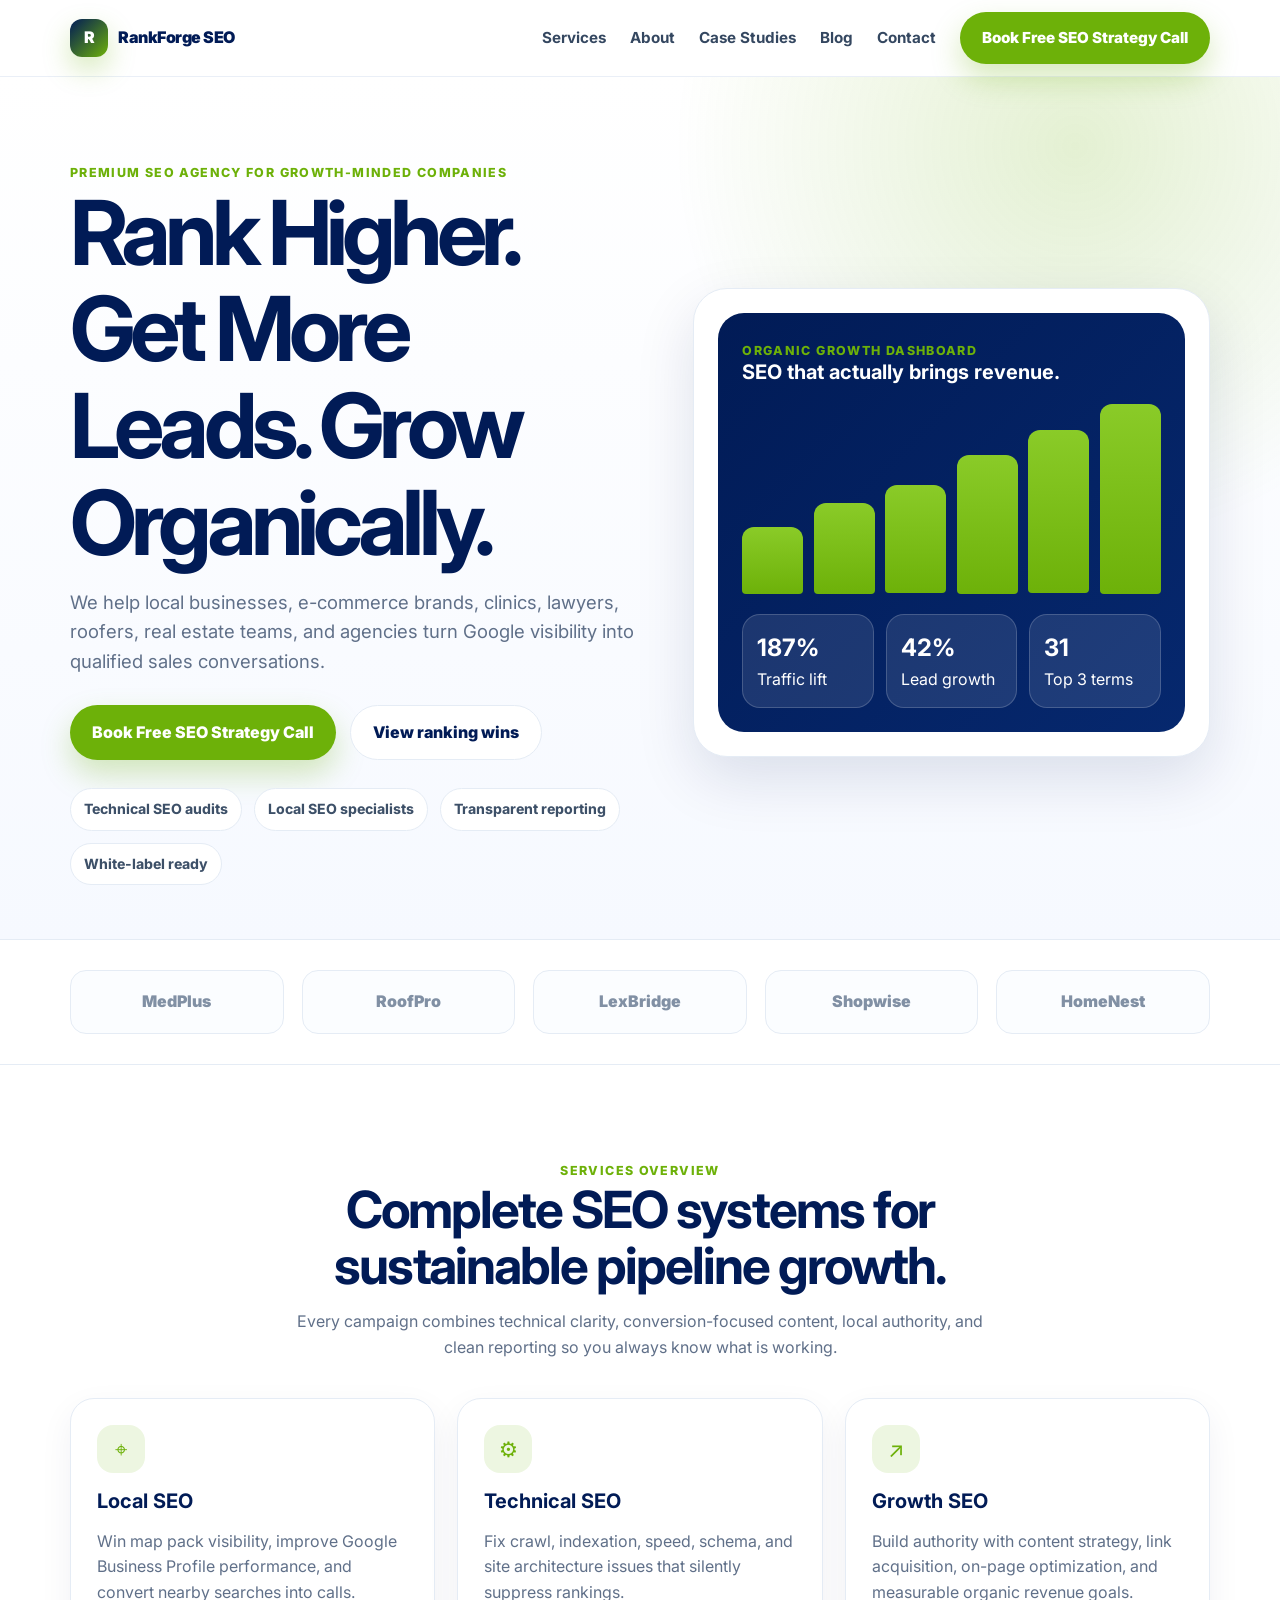
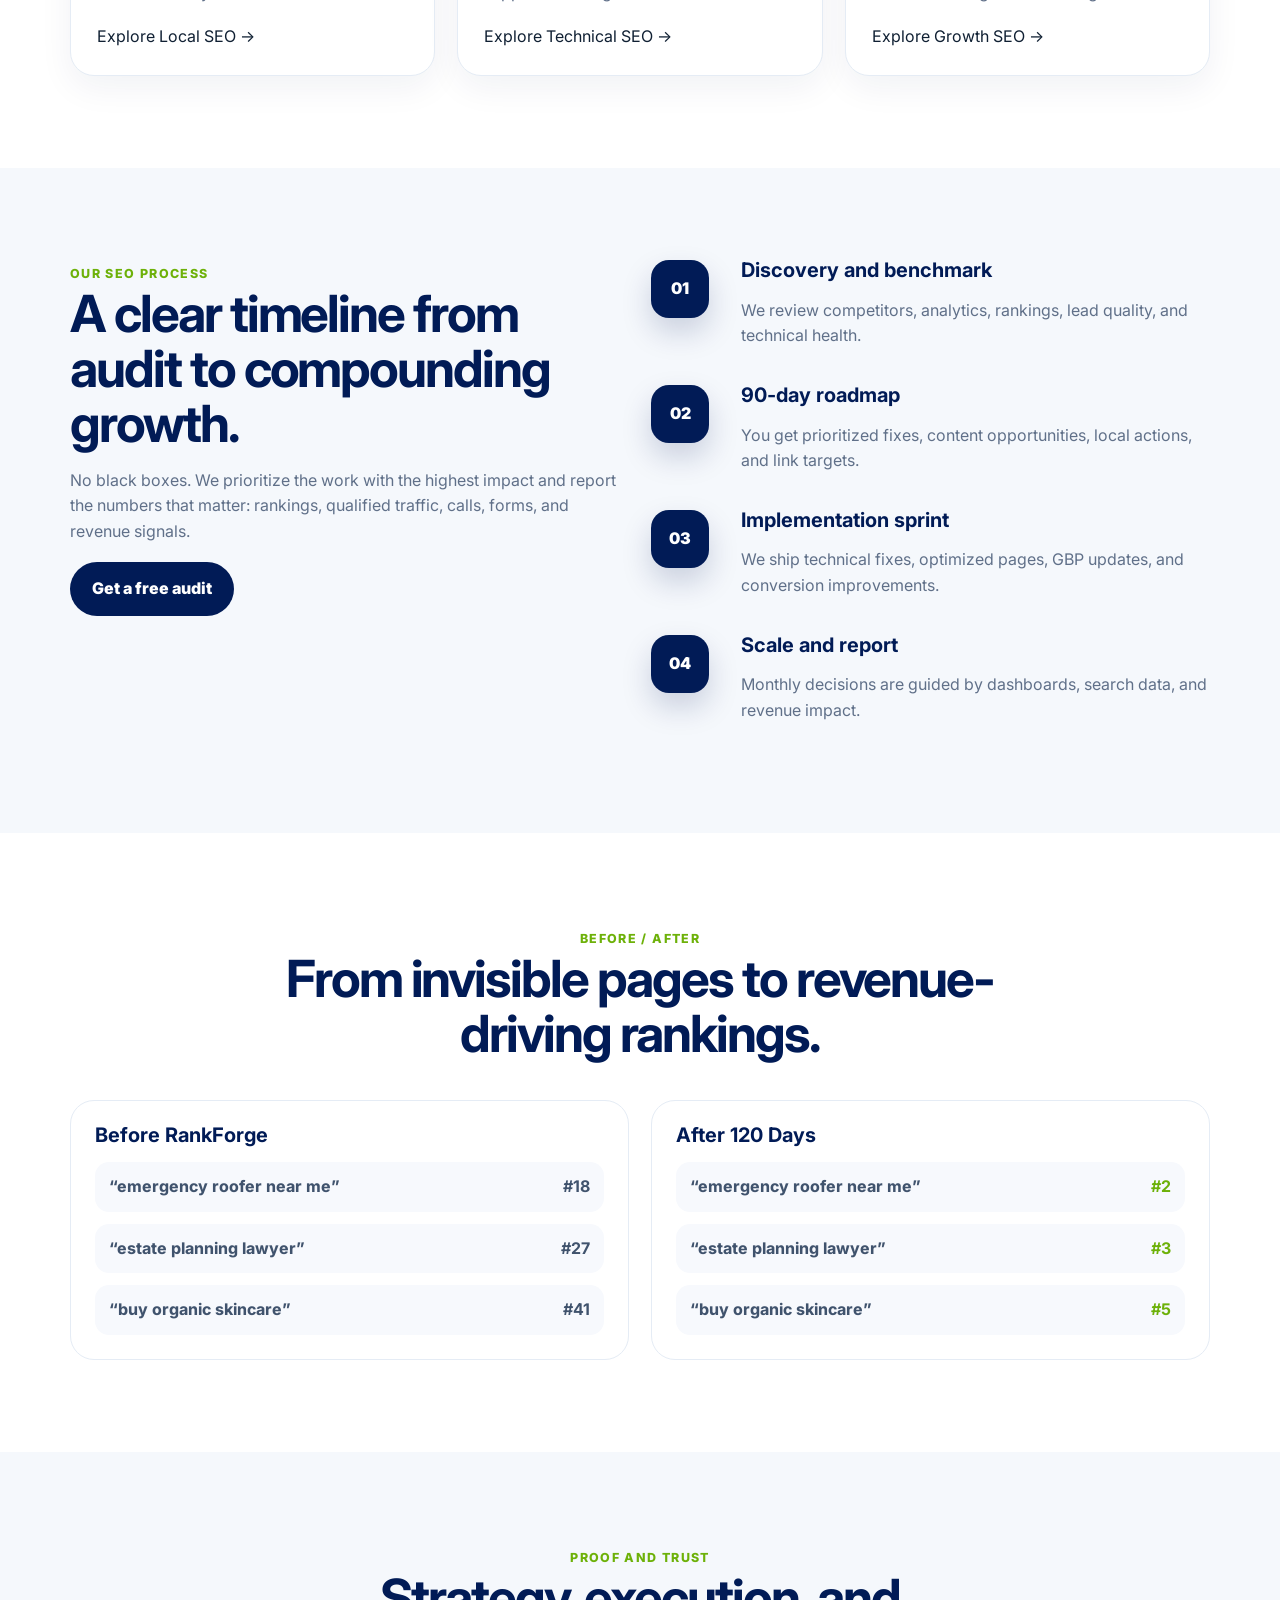
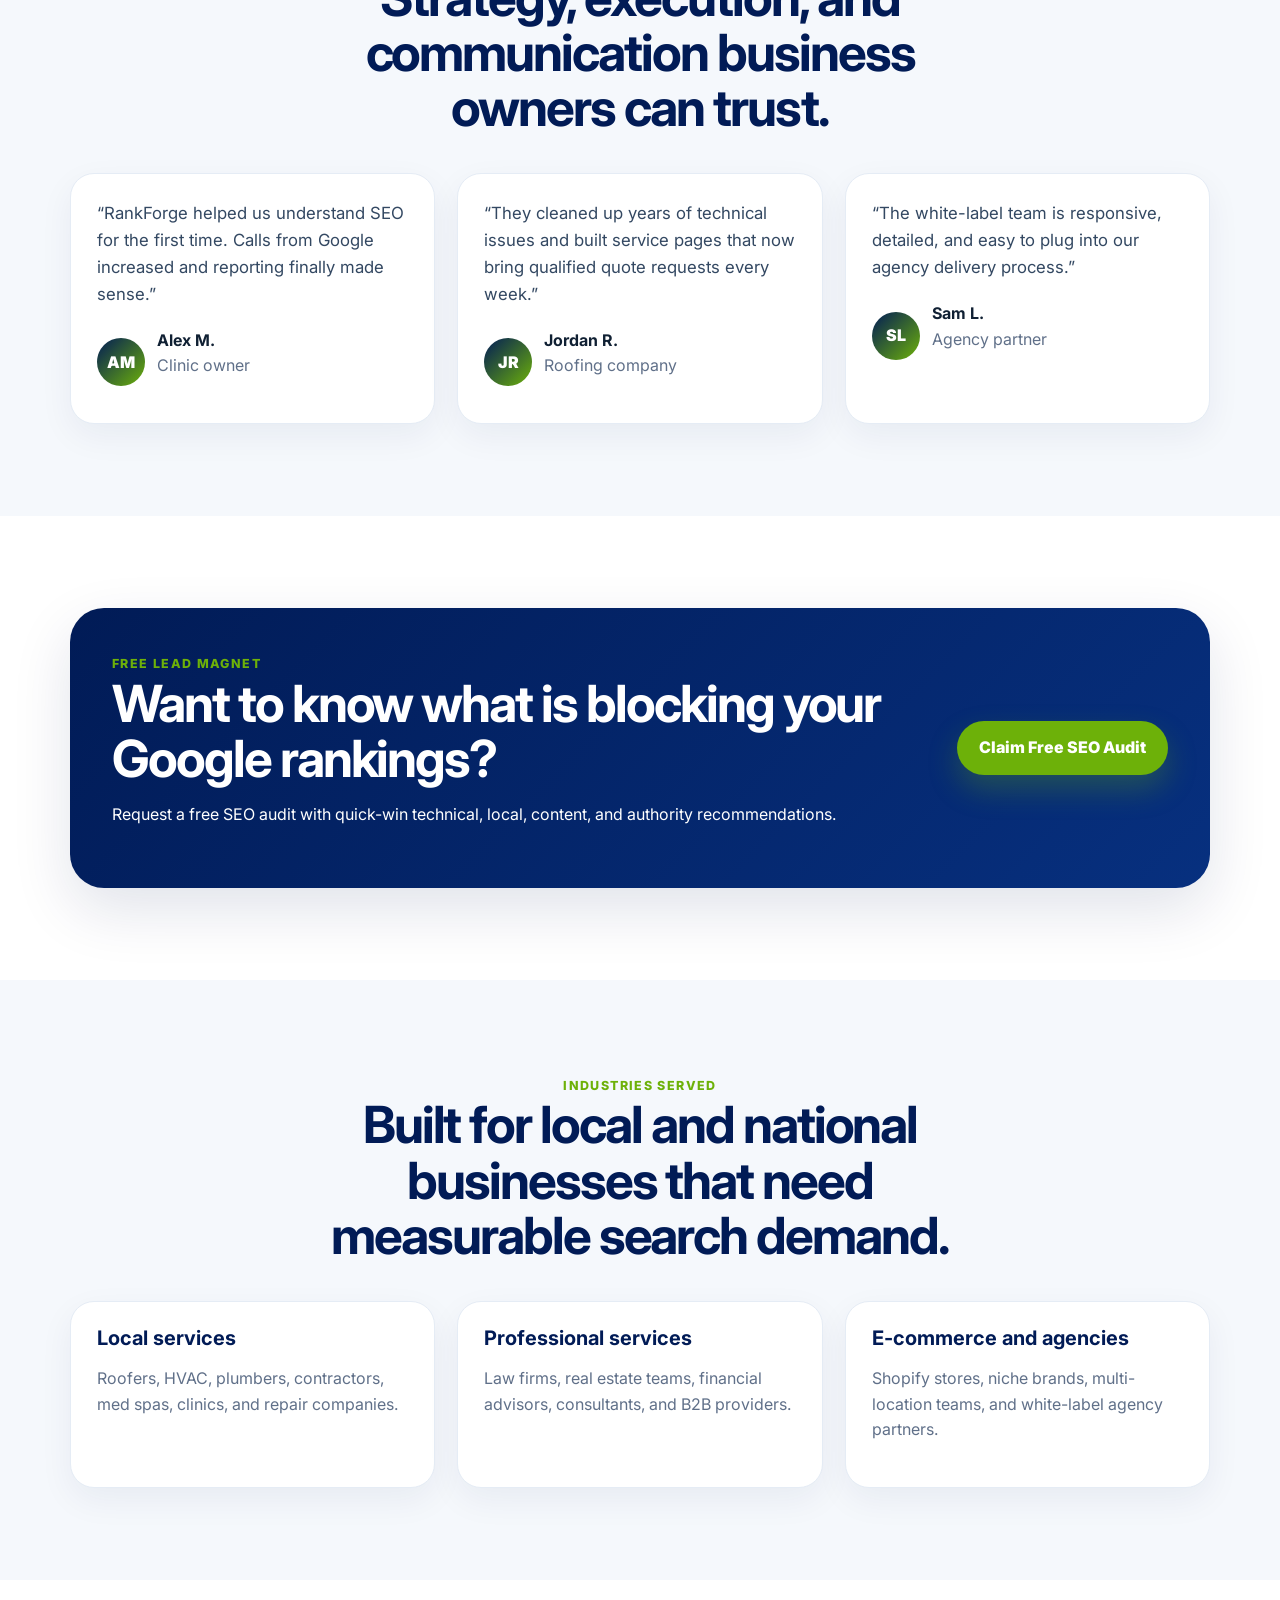
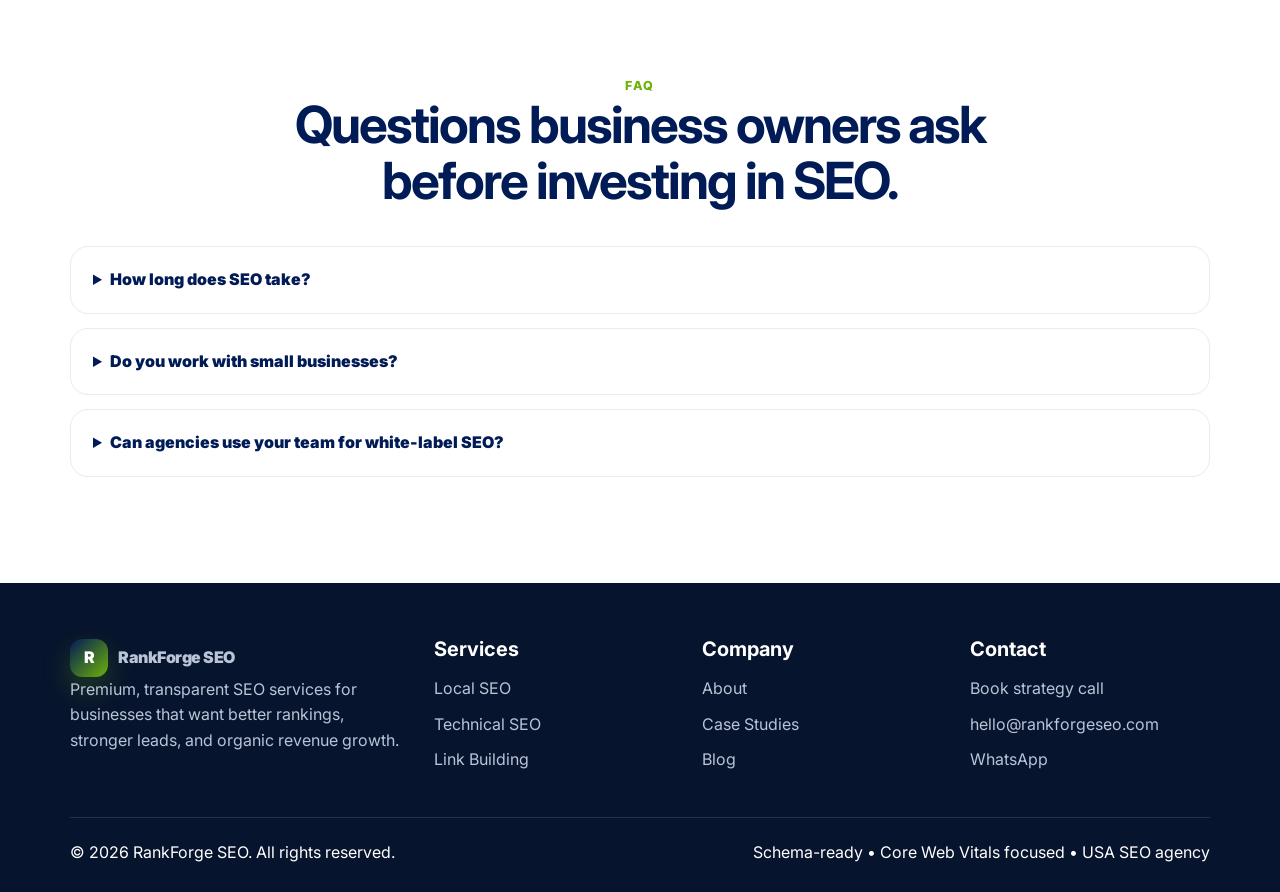
<file: index.html>
<!doctype html>
<html lang="en">
<head>
  <meta charset="utf-8">
  <meta name="viewport" content="width=device-width, initial-scale=1">
  <title>RankForge SEO | Premium SEO Services for USA Businesses</title>
  <meta name="description" content="RankForge SEO helps USA businesses rank higher, earn better leads, and grow organic revenue with local SEO, technical SEO, content strategy, and link building.">
  <link rel="preconnect" href="https://fonts.googleapis.com">
  <link rel="preconnect" href="https://fonts.gstatic.com" crossorigin>
  <link href="https://fonts.googleapis.com/css2?family=Inter:wght@400;600;700;800;900&display=swap" rel="stylesheet">
  <link rel="stylesheet" href="styles.css">
  <script type="application/ld+json">{"@context":"https://schema.org","@type":"ProfessionalService","name":"RankForge SEO","areaServed":"United States","serviceType":"SEO Services","url":"https://example.com","telephone":"+1-555-0199"}</script>
</head>
<body>
  <header class="nav">
    <div class="container nav-row">
      <a class="logo" href="index.html" aria-label="RankForge SEO home"><span class="logo-mark">R</span> RankForge SEO</a>
      <button class="nav-toggle" aria-label="Open navigation">Menu</button>
      <nav class="nav-links" aria-label="Primary navigation">
        <a href="services.html">Services</a><a href="about.html">About</a><a href="case-studies.html">Case Studies</a><a href="blog.html">Blog</a><a href="contact.html">Contact</a>
        <a class="btn btn-primary" href="contact.html">Book Free SEO Strategy Call</a>
      </nav>
    </div>
  </header>

  <main>
    <section class="hero">
      <div class="container hero-grid">
        <div class="hero-copy reveal visible">
          <span class="eyebrow">Premium SEO agency for growth-minded companies</span>
          <h1>Rank Higher. Get More Leads. Grow Organically.</h1>
          <p>We help local businesses, e-commerce brands, clinics, lawyers, roofers, real estate teams, and agencies turn Google visibility into qualified sales conversations.</p>
          <div class="hero-actions">
            <a class="btn btn-primary" href="contact.html">Book Free SEO Strategy Call</a>
            <a class="btn btn-ghost" href="case-studies.html">View ranking wins</a>
          </div>
          <div class="badges" aria-label="Trust badges">
            <span class="badge">Technical SEO audits</span><span class="badge">Local SEO specialists</span><span class="badge">Transparent reporting</span><span class="badge">White-label ready</span>
          </div>
        </div>
        <div class="hero-panel reveal visible">
          <div class="analytics-card">
            <span class="eyebrow">Organic growth dashboard</span>
            <h3>SEO that actually brings revenue.</h3>
            <div class="chart" aria-label="Organic traffic growth chart"><span class="bar" style="height:35%"></span><span class="bar" style="height:48%"></span><span class="bar" style="height:57%"></span><span class="bar" style="height:73%"></span><span class="bar" style="height:86%"></span><span class="bar" style="height:100%"></span></div>
            <div class="metric-row">
              <div class="metric"><strong data-count="187" data-suffix="%">0%</strong><span>Traffic lift</span></div>
              <div class="metric"><strong data-count="42" data-suffix="%">0%</strong><span>Lead growth</span></div>
              <div class="metric"><strong data-count="31">0</strong><span>Top 3 terms</span></div>
            </div>
          </div>
        </div>
      </div>
    </section>

    <section class="logo-strip" aria-label="Client logos">
      <div class="container logo-row"><div class="logo-box">MedPlus</div><div class="logo-box">RoofPro</div><div class="logo-box">LexBridge</div><div class="logo-box">Shopwise</div><div class="logo-box">HomeNest</div></div>
    </section>

    <section class="section">
      <div class="container">
        <div class="section-head center reveal"><span class="eyebrow">Services overview</span><h2>Complete SEO systems for sustainable pipeline growth.</h2><p>Every campaign combines technical clarity, conversion-focused content, local authority, and clean reporting so you always know what is working.</p></div>
        <div class="grid grid-3">
          <article class="card reveal"><div class="icon">⌖</div><h3>Local SEO</h3><p>Win map pack visibility, improve Google Business Profile performance, and convert nearby searches into calls.</p><a href="services.html#local-seo">Explore Local SEO →</a></article>
          <article class="card reveal"><div class="icon">⚙</div><h3>Technical SEO</h3><p>Fix crawl, indexation, speed, schema, and site architecture issues that silently suppress rankings.</p><a href="services.html#technical-seo">Explore Technical SEO →</a></article>
          <article class="card reveal"><div class="icon">↗</div><h3>Growth SEO</h3><p>Build authority with content strategy, link acquisition, on-page optimization, and measurable organic revenue goals.</p><a href="services.html#content-strategy">Explore Growth SEO →</a></article>
        </div>
      </div>
    </section>

    <section class="section soft">
      <div class="container grid grid-2">
        <div class="section-head reveal"><span class="eyebrow">Our SEO process</span><h2>A clear timeline from audit to compounding growth.</h2><p>No black boxes. We prioritize the work with the highest impact and report the numbers that matter: rankings, qualified traffic, calls, forms, and revenue signals.</p><a class="btn btn-secondary" href="contact.html">Get a free audit</a></div>
        <div class="timeline reveal">
          <div class="step"><div><h3>Discovery and benchmark</h3><p>We review competitors, analytics, rankings, lead quality, and technical health.</p></div></div>
          <div class="step"><div><h3>90-day roadmap</h3><p>You get prioritized fixes, content opportunities, local actions, and link targets.</p></div></div>
          <div class="step"><div><h3>Implementation sprint</h3><p>We ship technical fixes, optimized pages, GBP updates, and conversion improvements.</p></div></div>
          <div class="step"><div><h3>Scale and report</h3><p>Monthly decisions are guided by dashboards, search data, and revenue impact.</p></div></div>
        </div>
      </div>
    </section>

    <section class="section">
      <div class="container">
        <div class="section-head center reveal"><span class="eyebrow">Before / After</span><h2>From invisible pages to revenue-driving rankings.</h2></div>
        <div class="before-after">
          <div class="rank-card reveal"><h3>Before RankForge</h3><div class="rank-list"><div class="rank-item"><span>“emergency roofer near me”</span><strong>#18</strong></div><div class="rank-item"><span>“estate planning lawyer”</span><strong>#27</strong></div><div class="rank-item"><span>“buy organic skincare”</span><strong>#41</strong></div></div></div>
          <div class="rank-card rank-after reveal"><h3>After 120 Days</h3><div class="rank-list"><div class="rank-item"><span>“emergency roofer near me”</span><strong>#2</strong></div><div class="rank-item"><span>“estate planning lawyer”</span><strong>#3</strong></div><div class="rank-item"><span>“buy organic skincare”</span><strong>#5</strong></div></div></div>
        </div>
      </div>
    </section>

    <section class="section soft">
      <div class="container">
        <div class="section-head center reveal"><span class="eyebrow">Proof and trust</span><h2>Strategy, execution, and communication business owners can trust.</h2></div>
        <div class="grid grid-3">
          <article class="card testimonial reveal"><blockquote>“RankForge helped us understand SEO for the first time. Calls from Google increased and reporting finally made sense.”</blockquote><div class="person"><div class="avatar">AM</div><div><strong>Alex M.</strong><p>Clinic owner</p></div></div></article>
          <article class="card testimonial reveal"><blockquote>“They cleaned up years of technical issues and built service pages that now bring qualified quote requests every week.”</blockquote><div class="person"><div class="avatar">JR</div><div><strong>Jordan R.</strong><p>Roofing company</p></div></div></article>
          <article class="card testimonial reveal"><blockquote>“The white-label team is responsive, detailed, and easy to plug into our agency delivery process.”</blockquote><div class="person"><div class="avatar">SL</div><div><strong>Sam L.</strong><p>Agency partner</p></div></div></article>
        </div>
      </div>
    </section>

    <section class="section">
      <div class="container">
        <div class="cta-band reveal"><div><span class="eyebrow">Free lead magnet</span><h2>Want to know what is blocking your Google rankings?</h2><p>Request a free SEO audit with quick-win technical, local, content, and authority recommendations.</p></div><a class="btn btn-primary" href="contact.html">Claim Free SEO Audit</a></div>
      </div>
    </section>

    <section class="section soft">
      <div class="container">
        <div class="section-head center reveal"><span class="eyebrow">Industries served</span><h2>Built for local and national businesses that need measurable search demand.</h2></div>
        <div class="grid grid-3">
          <div class="card reveal"><h3>Local services</h3><p>Roofers, HVAC, plumbers, contractors, med spas, clinics, and repair companies.</p></div>
          <div class="card reveal"><h3>Professional services</h3><p>Law firms, real estate teams, financial advisors, consultants, and B2B providers.</p></div>
          <div class="card reveal"><h3>E-commerce and agencies</h3><p>Shopify stores, niche brands, multi-location teams, and white-label agency partners.</p></div>
        </div>
      </div>
    </section>

    <section class="section faq" itemscope itemtype="https://schema.org/FAQPage">
      <div class="container">
        <div class="section-head center reveal"><span class="eyebrow">FAQ</span><h2>Questions business owners ask before investing in SEO.</h2></div>
        <details class="reveal" itemscope itemprop="mainEntity" itemtype="https://schema.org/Question"><summary itemprop="name">How long does SEO take?</summary><div itemscope itemprop="acceptedAnswer" itemtype="https://schema.org/Answer"><p itemprop="text">Most campaigns show early movement in 60 to 90 days, with stronger compounding gains after technical fixes, content improvements, and authority building mature.</p></div></details>
        <details class="reveal" itemscope itemprop="mainEntity" itemtype="https://schema.org/Question"><summary itemprop="name">Do you work with small businesses?</summary><div itemscope itemprop="acceptedAnswer" itemtype="https://schema.org/Answer"><p itemprop="text">Yes. Our strategy is built to help small and medium businesses prioritize realistic, high-intent opportunities instead of chasing vanity traffic.</p></div></details>
        <details class="reveal" itemscope itemprop="mainEntity" itemtype="https://schema.org/Question"><summary itemprop="name">Can agencies use your team for white-label SEO?</summary><div itemscope itemprop="acceptedAnswer" itemtype="https://schema.org/Answer"><p itemprop="text">Yes. We support agencies with audit, fulfillment, reporting, content briefs, and implementation support under a white-label delivery model.</p></div></details>
      </div>
    </section>
  </main>

  <footer class="footer">
    <div class="container footer-grid"><div><a class="logo" href="index.html"><span class="logo-mark">R</span> RankForge SEO</a><p>Premium, transparent SEO services for businesses that want better rankings, stronger leads, and organic revenue growth.</p></div><div><h3>Services</h3><ul><li><a href="services.html#local-seo">Local SEO</a></li><li><a href="services.html#technical-seo">Technical SEO</a></li><li><a href="services.html#link-building">Link Building</a></li></ul></div><div><h3>Company</h3><ul><li><a href="about.html">About</a></li><li><a href="case-studies.html">Case Studies</a></li><li><a href="blog.html">Blog</a></li></ul></div><div><h3>Contact</h3><ul><li><a href="contact.html">Book strategy call</a></li><li><a href="mailto:hello@rankforgeseo.com">hello@rankforgeseo.com</a></li><li><a href="https://wa.me/15550199">WhatsApp</a></li></ul></div></div><div class="container footer-bottom"><span>© 2026 RankForge SEO. All rights reserved.</span><span>Schema-ready • Core Web Vitals focused • USA SEO agency</span></div>
  </footer>

  <div class="exit-popup" role="dialog" aria-modal="true" aria-label="Free SEO audit popup"><div class="popup-card"><button class="close-popup" aria-label="Close popup">×</button><span class="eyebrow">Before you go</span><h2>Get a free 12-point SEO audit.</h2><p>We will identify ranking blockers, quick-win pages, and local visibility opportunities for your business.</p><form class="form"><input type="email" placeholder="Work email" aria-label="Work email"><button class="btn btn-primary" type="submit">Send My Audit</button></form></div></div>
  <script src="script.js" defer></script>
</body>
</html>
</file>
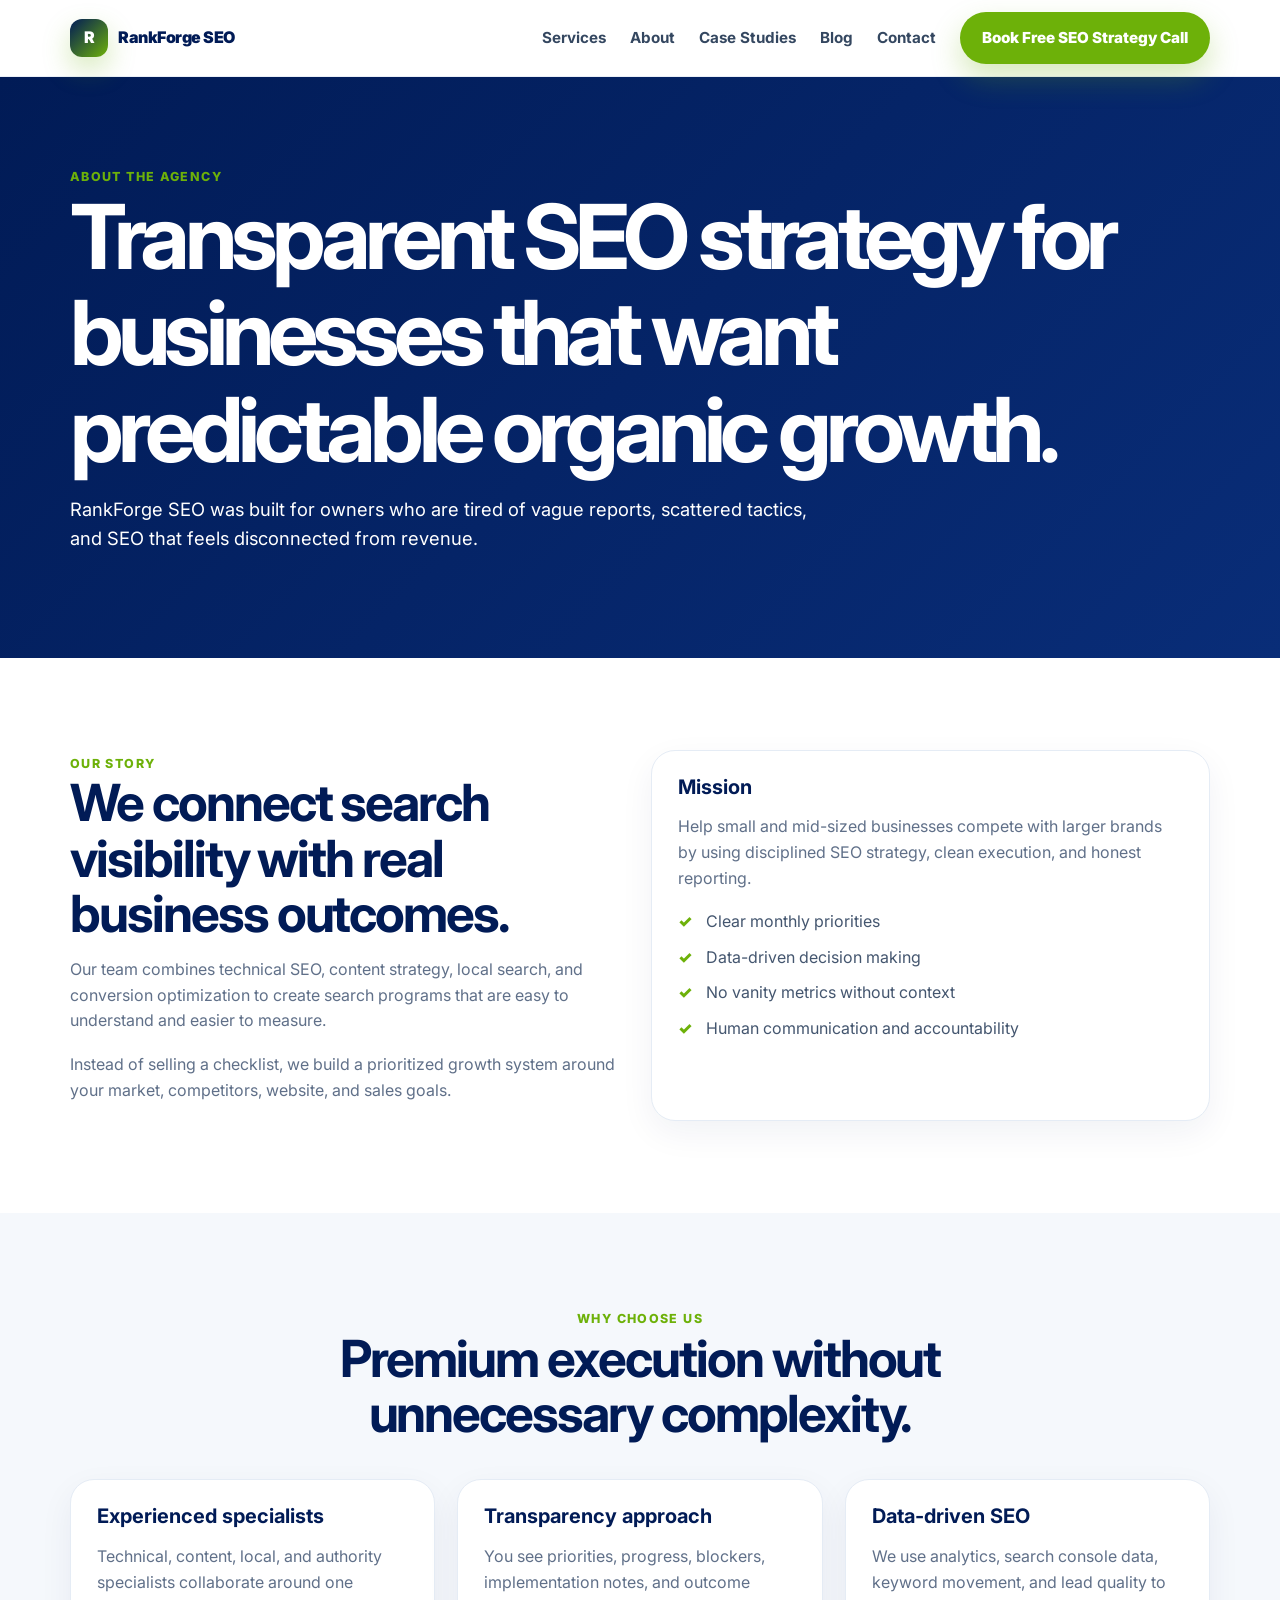
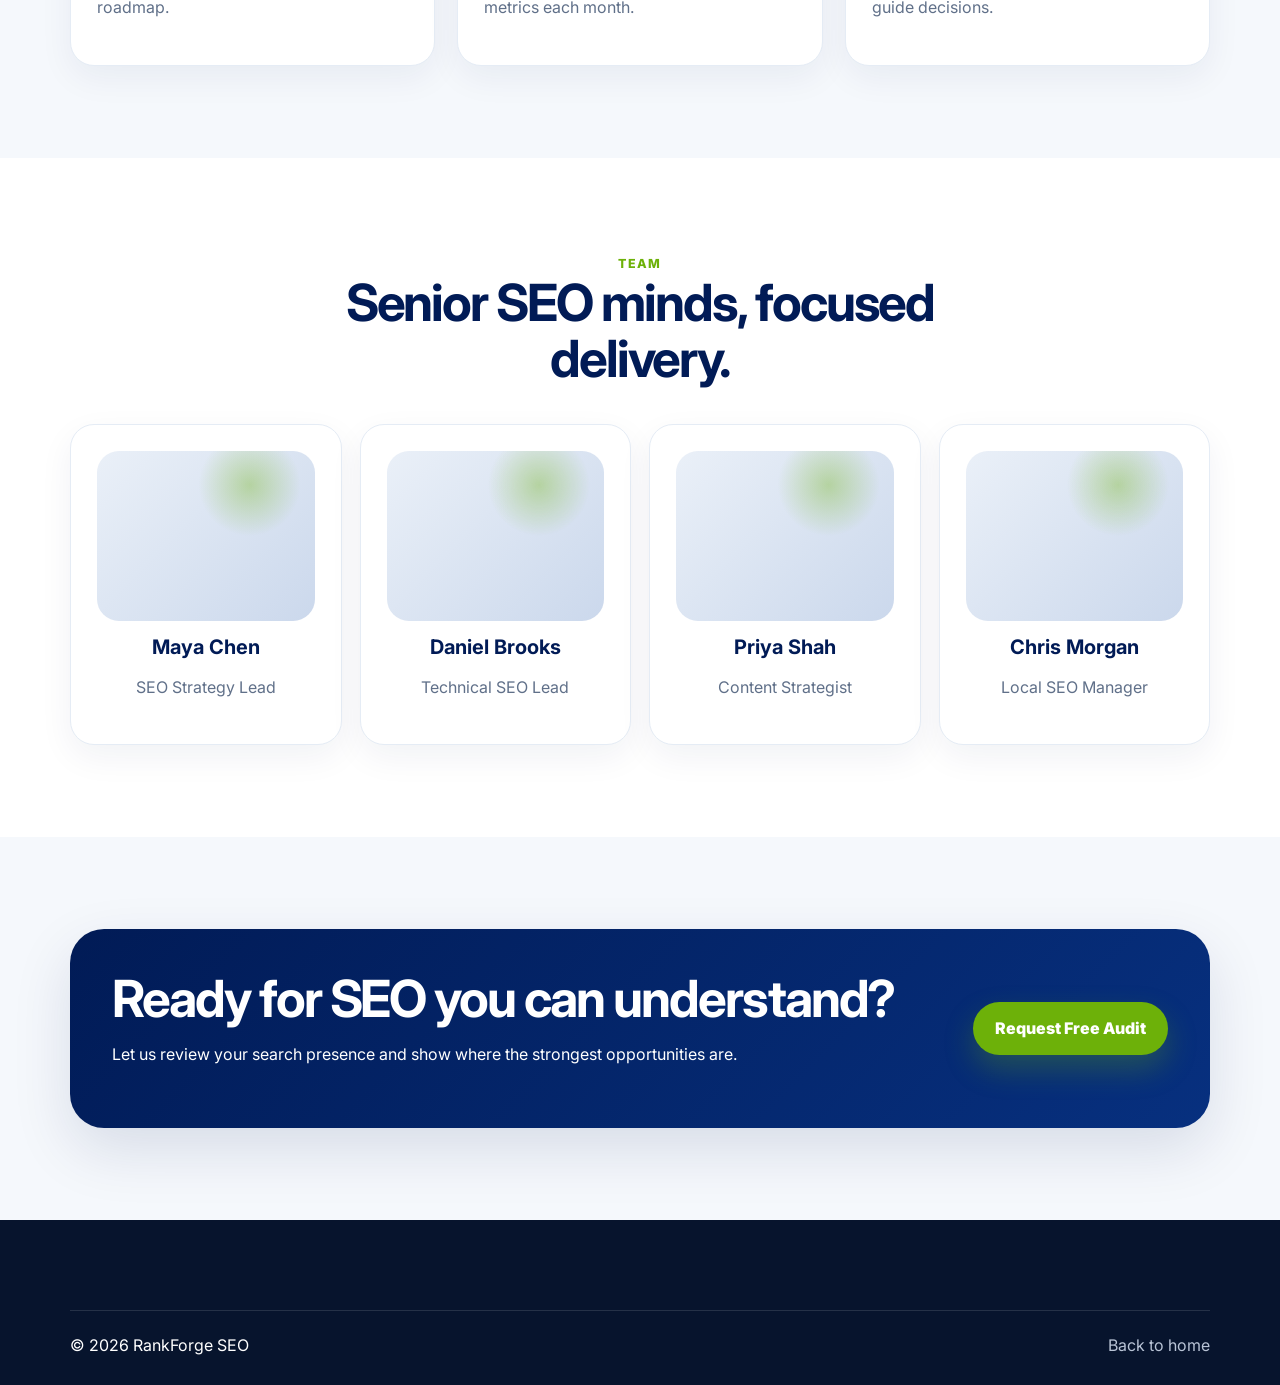
<file: about.html>
<!doctype html><html lang="en"><head><meta charset="utf-8"><meta name="viewport" content="width=device-width, initial-scale=1"><title>About RankForge SEO | Transparent, Data-Driven SEO Agency</title><meta name="description" content="Meet RankForge SEO, a transparent and data-driven SEO agency helping USA businesses turn organic visibility into qualified leads."><link rel="preconnect" href="https://fonts.googleapis.com"><link rel="preconnect" href="https://fonts.gstatic.com" crossorigin><link href="https://fonts.googleapis.com/css2?family=Inter:wght@400;600;700;800;900&display=swap" rel="stylesheet"><link rel="stylesheet" href="styles.css"></head><body><header class="nav"><div class="container nav-row"><a class="logo" href="index.html"><span class="logo-mark">R</span> RankForge SEO</a><button class="nav-toggle">Menu</button><nav class="nav-links"><a href="services.html">Services</a><a href="about.html">About</a><a href="case-studies.html">Case Studies</a><a href="blog.html">Blog</a><a href="contact.html">Contact</a><a class="btn btn-primary" href="contact.html">Book Free SEO Strategy Call</a></nav></div></header>
<main><section class="page-hero"><div class="container"><span class="eyebrow">About the agency</span><h1>Transparent SEO strategy for businesses that want predictable organic growth.</h1><p>RankForge SEO was built for owners who are tired of vague reports, scattered tactics, and SEO that feels disconnected from revenue.</p></div></section>
<section class="section"><div class="container grid grid-2"><div class="reveal"><span class="eyebrow">Our story</span><h2>We connect search visibility with real business outcomes.</h2><p>Our team combines technical SEO, content strategy, local search, and conversion optimization to create search programs that are easy to understand and easier to measure.</p><p>Instead of selling a checklist, we build a prioritized growth system around your market, competitors, website, and sales goals.</p></div><div class="card reveal"><h3>Mission</h3><p>Help small and mid-sized businesses compete with larger brands by using disciplined SEO strategy, clean execution, and honest reporting.</p><ul class="check-list"><li>Clear monthly priorities</li><li>Data-driven decision making</li><li>No vanity metrics without context</li><li>Human communication and accountability</li></ul></div></div></section>
<section class="section soft"><div class="container"><div class="section-head center reveal"><span class="eyebrow">Why choose us</span><h2>Premium execution without unnecessary complexity.</h2></div><div class="grid grid-3"><div class="card reveal"><h3>Experienced specialists</h3><p>Technical, content, local, and authority specialists collaborate around one roadmap.</p></div><div class="card reveal"><h3>Transparency approach</h3><p>You see priorities, progress, blockers, implementation notes, and outcome metrics each month.</p></div><div class="card reveal"><h3>Data-driven SEO</h3><p>We use analytics, search console data, keyword movement, and lead quality to guide decisions.</p></div></div></div></section>
<section class="section"><div class="container"><div class="section-head center reveal"><span class="eyebrow">Team</span><h2>Senior SEO minds, focused delivery.</h2></div><div class="team"><article class="card team-card reveal"><div class="headshot"></div><h3>Maya Chen</h3><p>SEO Strategy Lead</p></article><article class="card team-card reveal"><div class="headshot"></div><h3>Daniel Brooks</h3><p>Technical SEO Lead</p></article><article class="card team-card reveal"><div class="headshot"></div><h3>Priya Shah</h3><p>Content Strategist</p></article><article class="card team-card reveal"><div class="headshot"></div><h3>Chris Morgan</h3><p>Local SEO Manager</p></article></div></div></section>
<section class="section soft"><div class="container"><div class="cta-band"><div><h2>Ready for SEO you can understand?</h2><p>Let us review your search presence and show where the strongest opportunities are.</p></div><a class="btn btn-primary" href="contact.html">Request Free Audit</a></div></div></section></main><footer class="footer"><div class="container footer-bottom"><span>© 2026 RankForge SEO</span><a href="index.html">Back to home</a></div></footer><script src="script.js" defer></script></body></html>
</file>
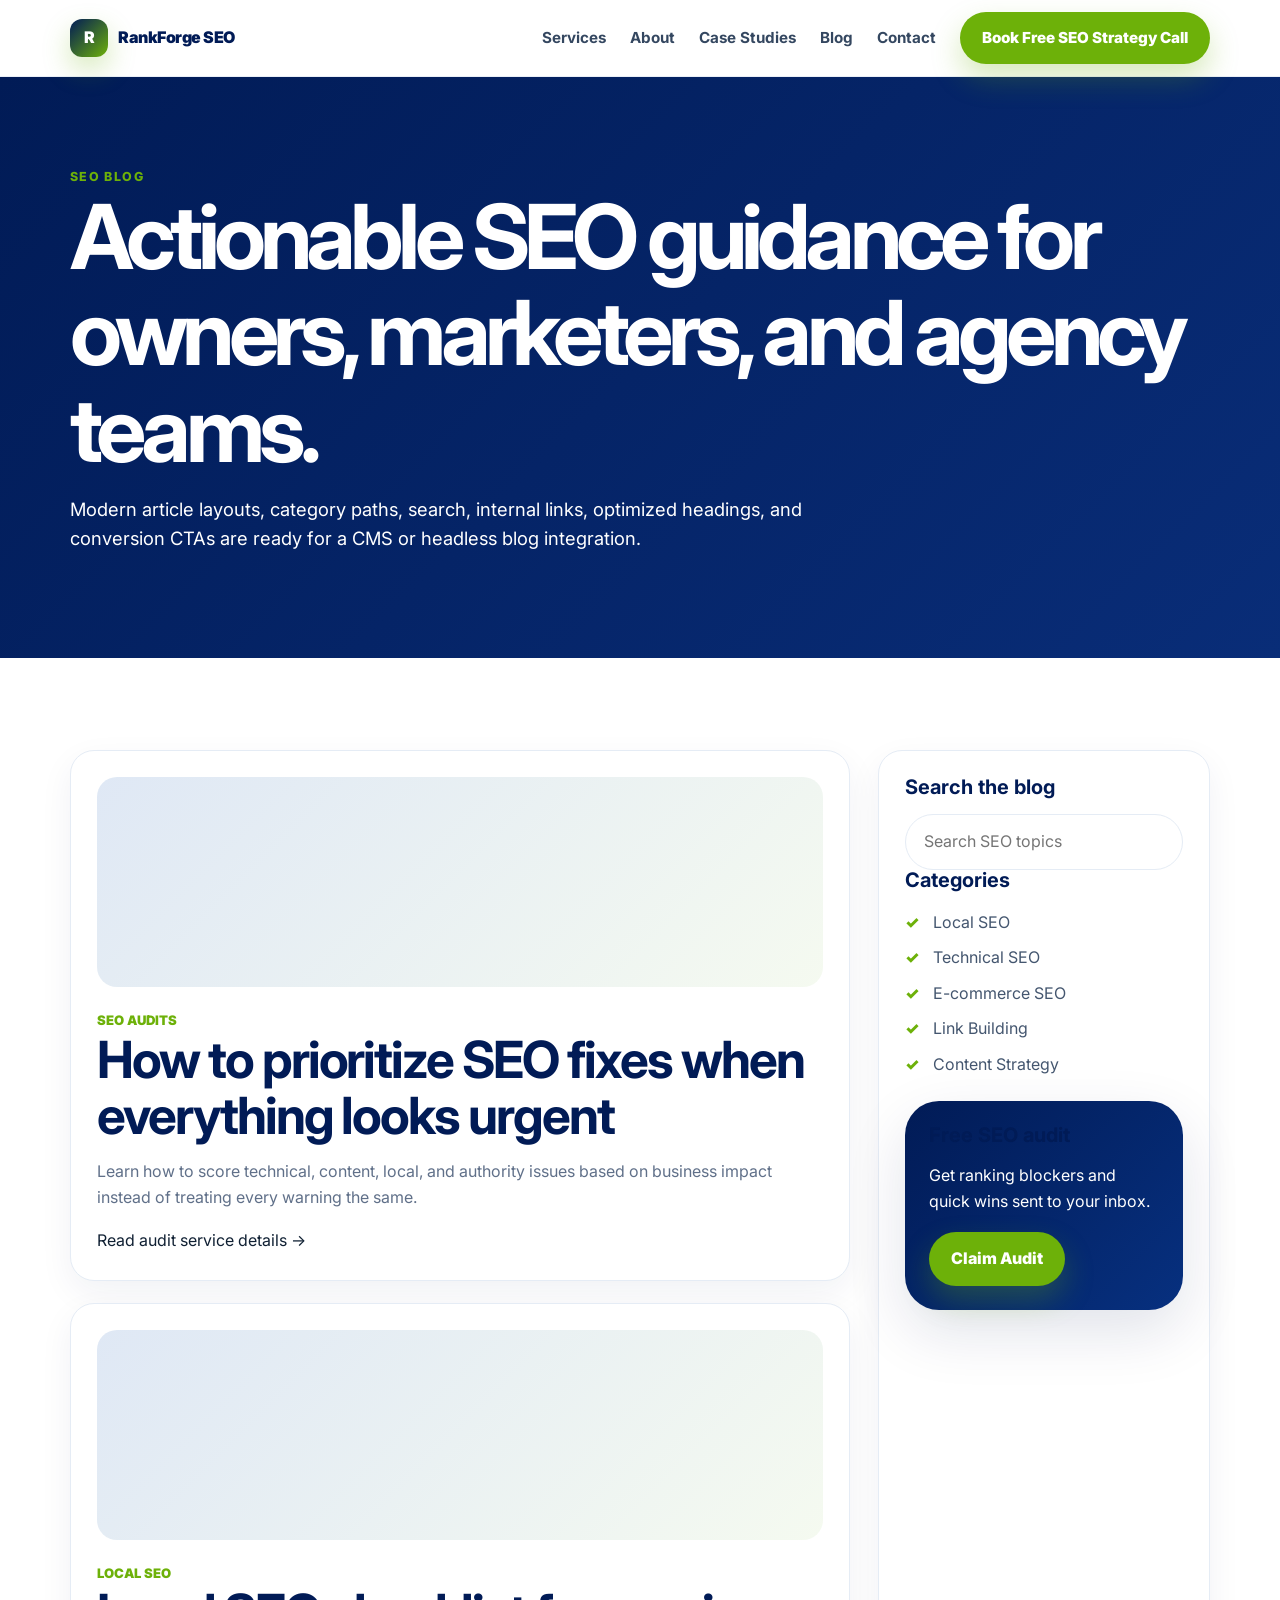
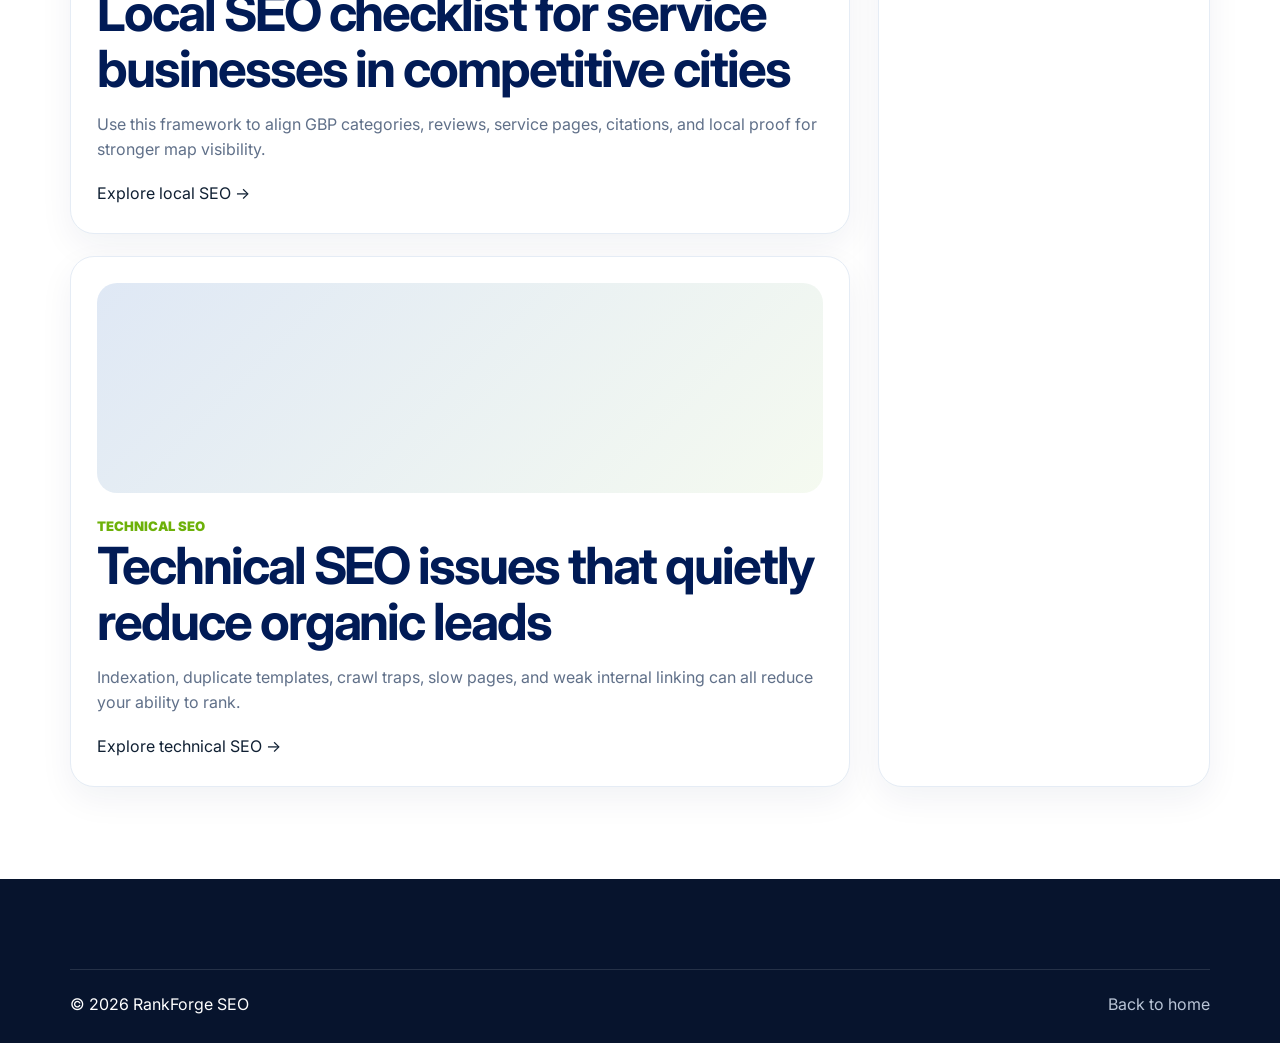
<file: blog.html>
<!doctype html><html lang="en"><head><meta charset="utf-8"><meta name="viewport" content="width=device-width, initial-scale=1"><title>SEO Blog | Local SEO, Technical SEO & Organic Growth</title><meta name="description" content="Read practical SEO articles about local SEO, technical SEO, content strategy, link building, SEO audits, and organic traffic growth."><link rel="preconnect" href="https://fonts.googleapis.com"><link rel="preconnect" href="https://fonts.gstatic.com" crossorigin><link href="https://fonts.googleapis.com/css2?family=Inter:wght@400;600;700;800;900&display=swap" rel="stylesheet"><link rel="stylesheet" href="styles.css"></head><body><header class="nav"><div class="container nav-row"><a class="logo" href="index.html"><span class="logo-mark">R</span> RankForge SEO</a><button class="nav-toggle">Menu</button><nav class="nav-links"><a href="services.html">Services</a><a href="about.html">About</a><a href="case-studies.html">Case Studies</a><a href="blog.html">Blog</a><a href="contact.html">Contact</a><a class="btn btn-primary" href="contact.html">Book Free SEO Strategy Call</a></nav></div></header>
<main><section class="page-hero"><div class="container"><span class="eyebrow">SEO blog</span><h1>Actionable SEO guidance for owners, marketers, and agency teams.</h1><p>Modern article layouts, category paths, search, internal links, optimized headings, and conversion CTAs are ready for a CMS or headless blog integration.</p></div></section>
<section class="section"><div class="container blog-layout"><div class="grid"><article class="card blog-card reveal"><div class="image-ph" role="img" aria-label="SEO audit dashboard placeholder"></div><span class="category">SEO Audits</span><h2>How to prioritize SEO fixes when everything looks urgent</h2><p>Learn how to score technical, content, local, and authority issues based on business impact instead of treating every warning the same.</p><a href="services.html#seo-audit">Read audit service details →</a></article><article class="card blog-card reveal"><div class="image-ph" role="img" aria-label="Local SEO map placeholder"></div><span class="category">Local SEO</span><h2>Local SEO checklist for service businesses in competitive cities</h2><p>Use this framework to align GBP categories, reviews, service pages, citations, and local proof for stronger map visibility.</p><a href="services.html#local-seo">Explore local SEO →</a></article><article class="card blog-card reveal"><div class="image-ph" role="img" aria-label="Technical SEO crawl placeholder"></div><span class="category">Technical SEO</span><h2>Technical SEO issues that quietly reduce organic leads</h2><p>Indexation, duplicate templates, crawl traps, slow pages, and weak internal linking can all reduce your ability to rank.</p><a href="services.html#technical-seo">Explore technical SEO →</a></article></div><aside class="card reveal"><h3>Search the blog</h3><input class="search" type="search" placeholder="Search SEO topics" aria-label="Search blog"><h3>Categories</h3><ul class="check-list"><li><a href="services.html#local-seo">Local SEO</a></li><li><a href="services.html#technical-seo">Technical SEO</a></li><li><a href="services.html#ecommerce-seo">E-commerce SEO</a></li><li><a href="services.html#link-building">Link Building</a></li><li><a href="services.html#content-strategy">Content Strategy</a></li></ul><div class="cta-band" style="display:block;padding:24px;margin-top:24px"><h3>Free SEO audit</h3><p>Get ranking blockers and quick wins sent to your inbox.</p><a class="btn btn-primary" href="contact.html">Claim Audit</a></div></aside></div></section></main><footer class="footer"><div class="container footer-bottom"><span>© 2026 RankForge SEO</span><a href="index.html">Back to home</a></div></footer><script src="script.js" defer></script></body></html>
</file>
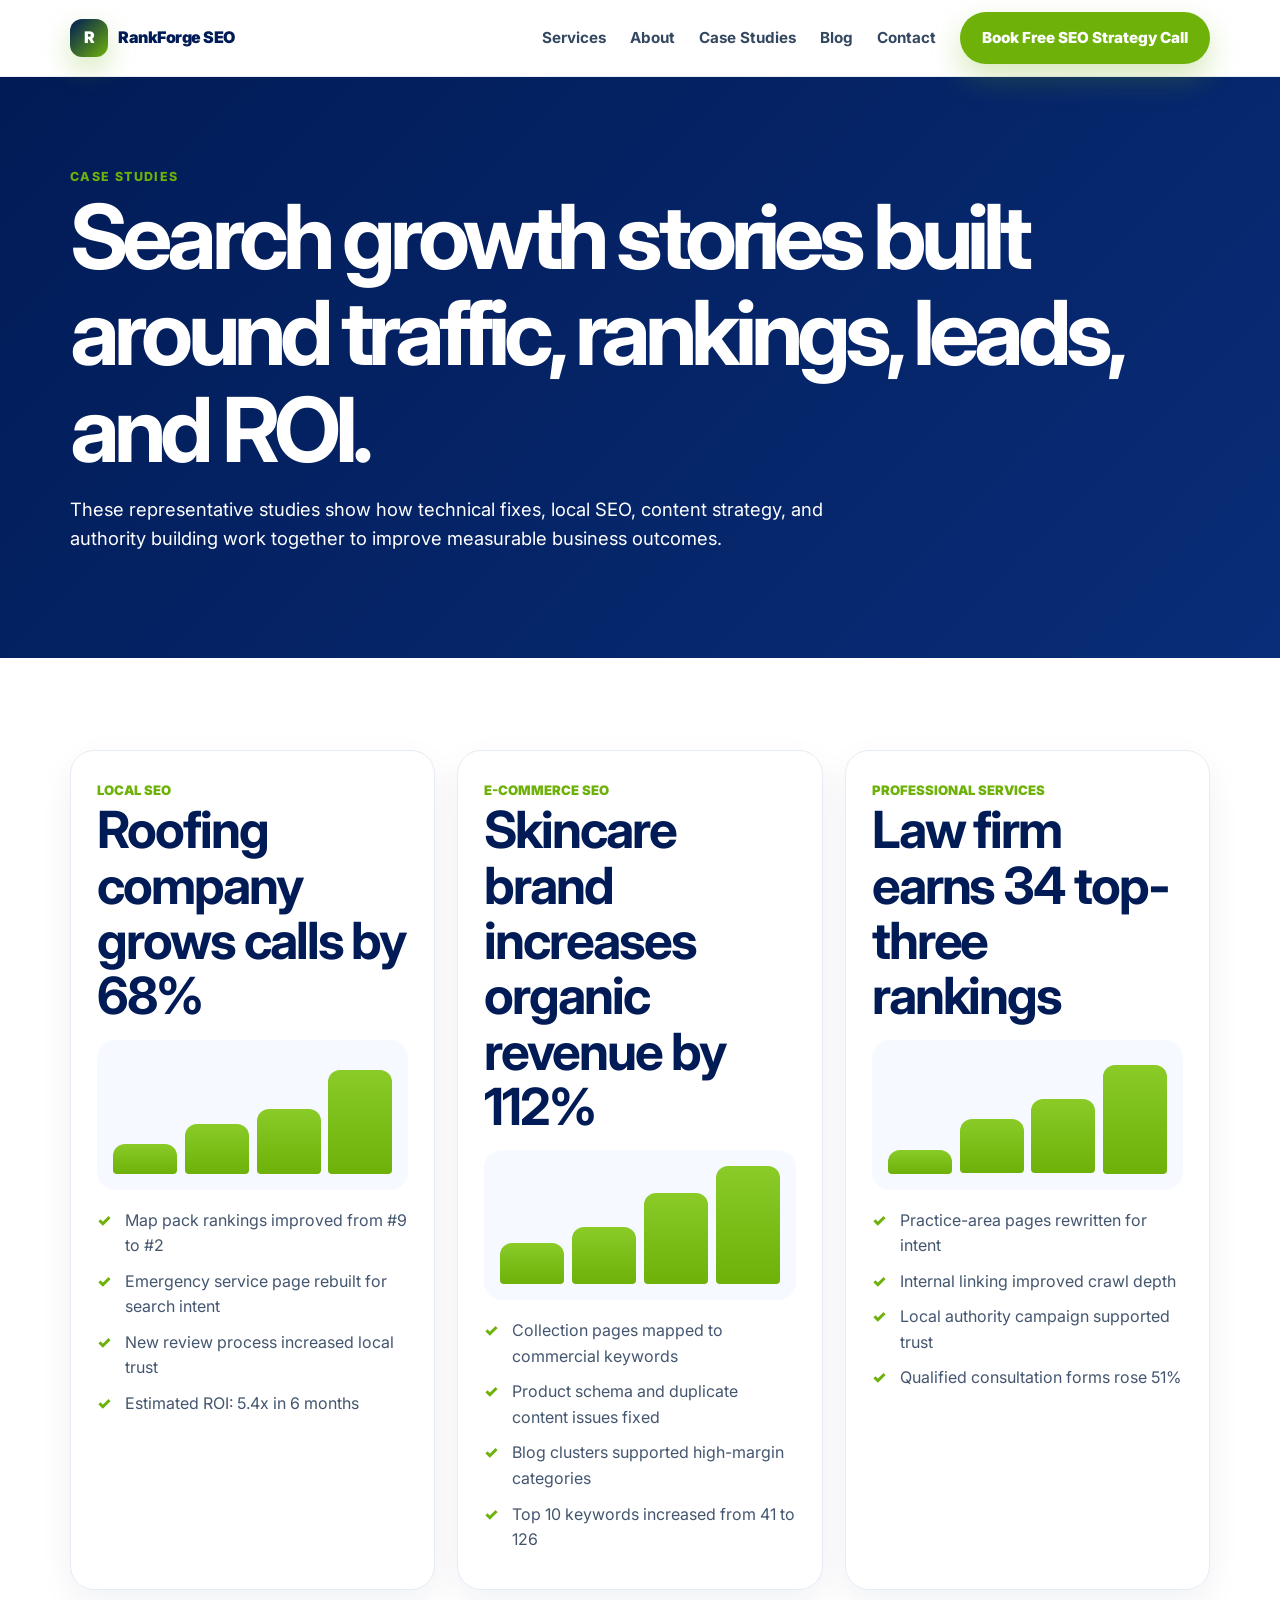
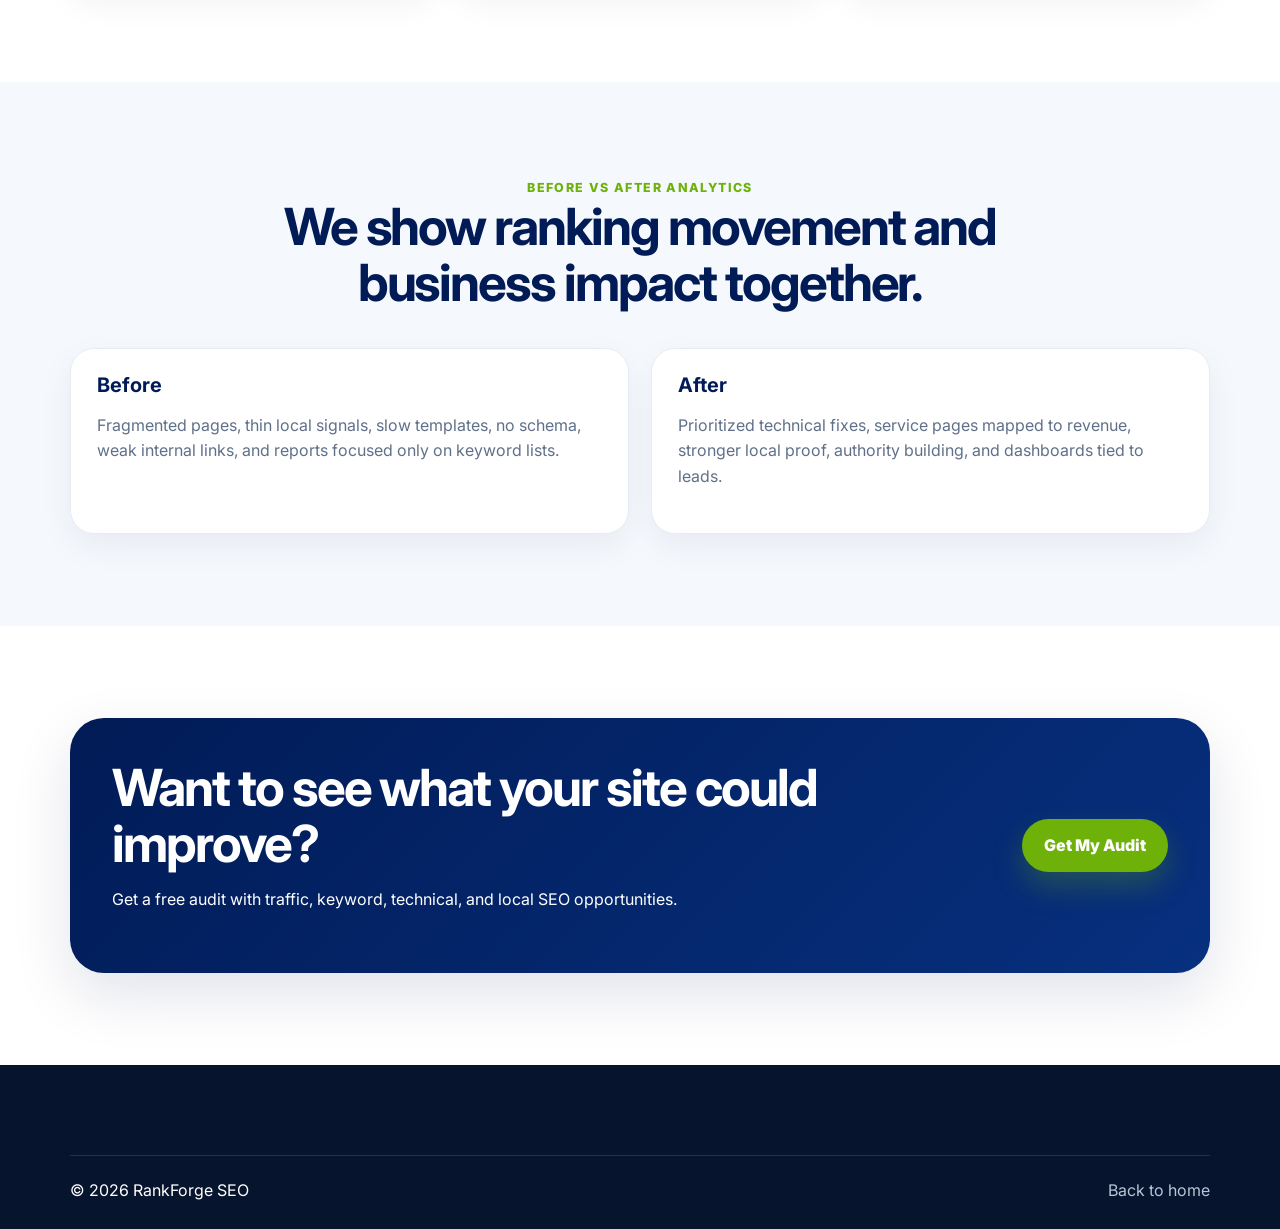
<file: case-studies.html>
<!doctype html><html lang="en"><head><meta charset="utf-8"><meta name="viewport" content="width=device-width, initial-scale=1"><title>SEO Case Studies | Traffic, Rankings & ROI Improvements</title><meta name="description" content="See sample SEO case studies with traffic growth, ranking improvements, local SEO wins, ROI examples, and before-and-after analytics visuals."><link rel="preconnect" href="https://fonts.googleapis.com"><link rel="preconnect" href="https://fonts.gstatic.com" crossorigin><link href="https://fonts.googleapis.com/css2?family=Inter:wght@400;600;700;800;900&display=swap" rel="stylesheet"><link rel="stylesheet" href="styles.css"></head><body><header class="nav"><div class="container nav-row"><a class="logo" href="index.html"><span class="logo-mark">R</span> RankForge SEO</a><button class="nav-toggle">Menu</button><nav class="nav-links"><a href="services.html">Services</a><a href="about.html">About</a><a href="case-studies.html">Case Studies</a><a href="blog.html">Blog</a><a href="contact.html">Contact</a><a class="btn btn-primary" href="contact.html">Book Free SEO Strategy Call</a></nav></div></header>
<main><section class="page-hero"><div class="container"><span class="eyebrow">Case studies</span><h1>Search growth stories built around traffic, rankings, leads, and ROI.</h1><p>These representative studies show how technical fixes, local SEO, content strategy, and authority building work together to improve measurable business outcomes.</p></div></section>
<section class="section"><div class="container grid grid-3"><article class="card reveal"><span class="category">Local SEO</span><h2>Roofing company grows calls by 68%</h2><div class="case-chart"><span class="bar" style="height:25%"></span><span class="bar" style="height:42%"></span><span class="bar" style="height:55%"></span><span class="bar" style="height:88%"></span></div><ul class="check-list"><li>Map pack rankings improved from #9 to #2</li><li>Emergency service page rebuilt for search intent</li><li>New review process increased local trust</li><li>Estimated ROI: 5.4x in 6 months</li></ul></article><article class="card reveal"><span class="category">E-commerce SEO</span><h2>Skincare brand increases organic revenue by 112%</h2><div class="case-chart"><span class="bar" style="height:35%"></span><span class="bar" style="height:48%"></span><span class="bar" style="height:77%"></span><span class="bar" style="height:100%"></span></div><ul class="check-list"><li>Collection pages mapped to commercial keywords</li><li>Product schema and duplicate content issues fixed</li><li>Blog clusters supported high-margin categories</li><li>Top 10 keywords increased from 41 to 126</li></ul></article><article class="card reveal"><span class="category">Professional Services</span><h2>Law firm earns 34 top-three rankings</h2><div class="case-chart"><span class="bar" style="height:20%"></span><span class="bar" style="height:46%"></span><span class="bar" style="height:63%"></span><span class="bar" style="height:92%"></span></div><ul class="check-list"><li>Practice-area pages rewritten for intent</li><li>Internal linking improved crawl depth</li><li>Local authority campaign supported trust</li><li>Qualified consultation forms rose 51%</li></ul></article></div></section>
<section class="section soft"><div class="container"><div class="section-head center reveal"><span class="eyebrow">Before vs after analytics</span><h2>We show ranking movement and business impact together.</h2></div><div class="grid grid-2"><div class="card reveal"><h3>Before</h3><p>Fragmented pages, thin local signals, slow templates, no schema, weak internal links, and reports focused only on keyword lists.</p></div><div class="card reveal"><h3>After</h3><p>Prioritized technical fixes, service pages mapped to revenue, stronger local proof, authority building, and dashboards tied to leads.</p></div></div></div></section><section class="section"><div class="container"><div class="cta-band"><div><h2>Want to see what your site could improve?</h2><p>Get a free audit with traffic, keyword, technical, and local SEO opportunities.</p></div><a class="btn btn-primary" href="contact.html">Get My Audit</a></div></div></section></main><footer class="footer"><div class="container footer-bottom"><span>© 2026 RankForge SEO</span><a href="index.html">Back to home</a></div></footer><script src="script.js" defer></script></body></html>
</file>
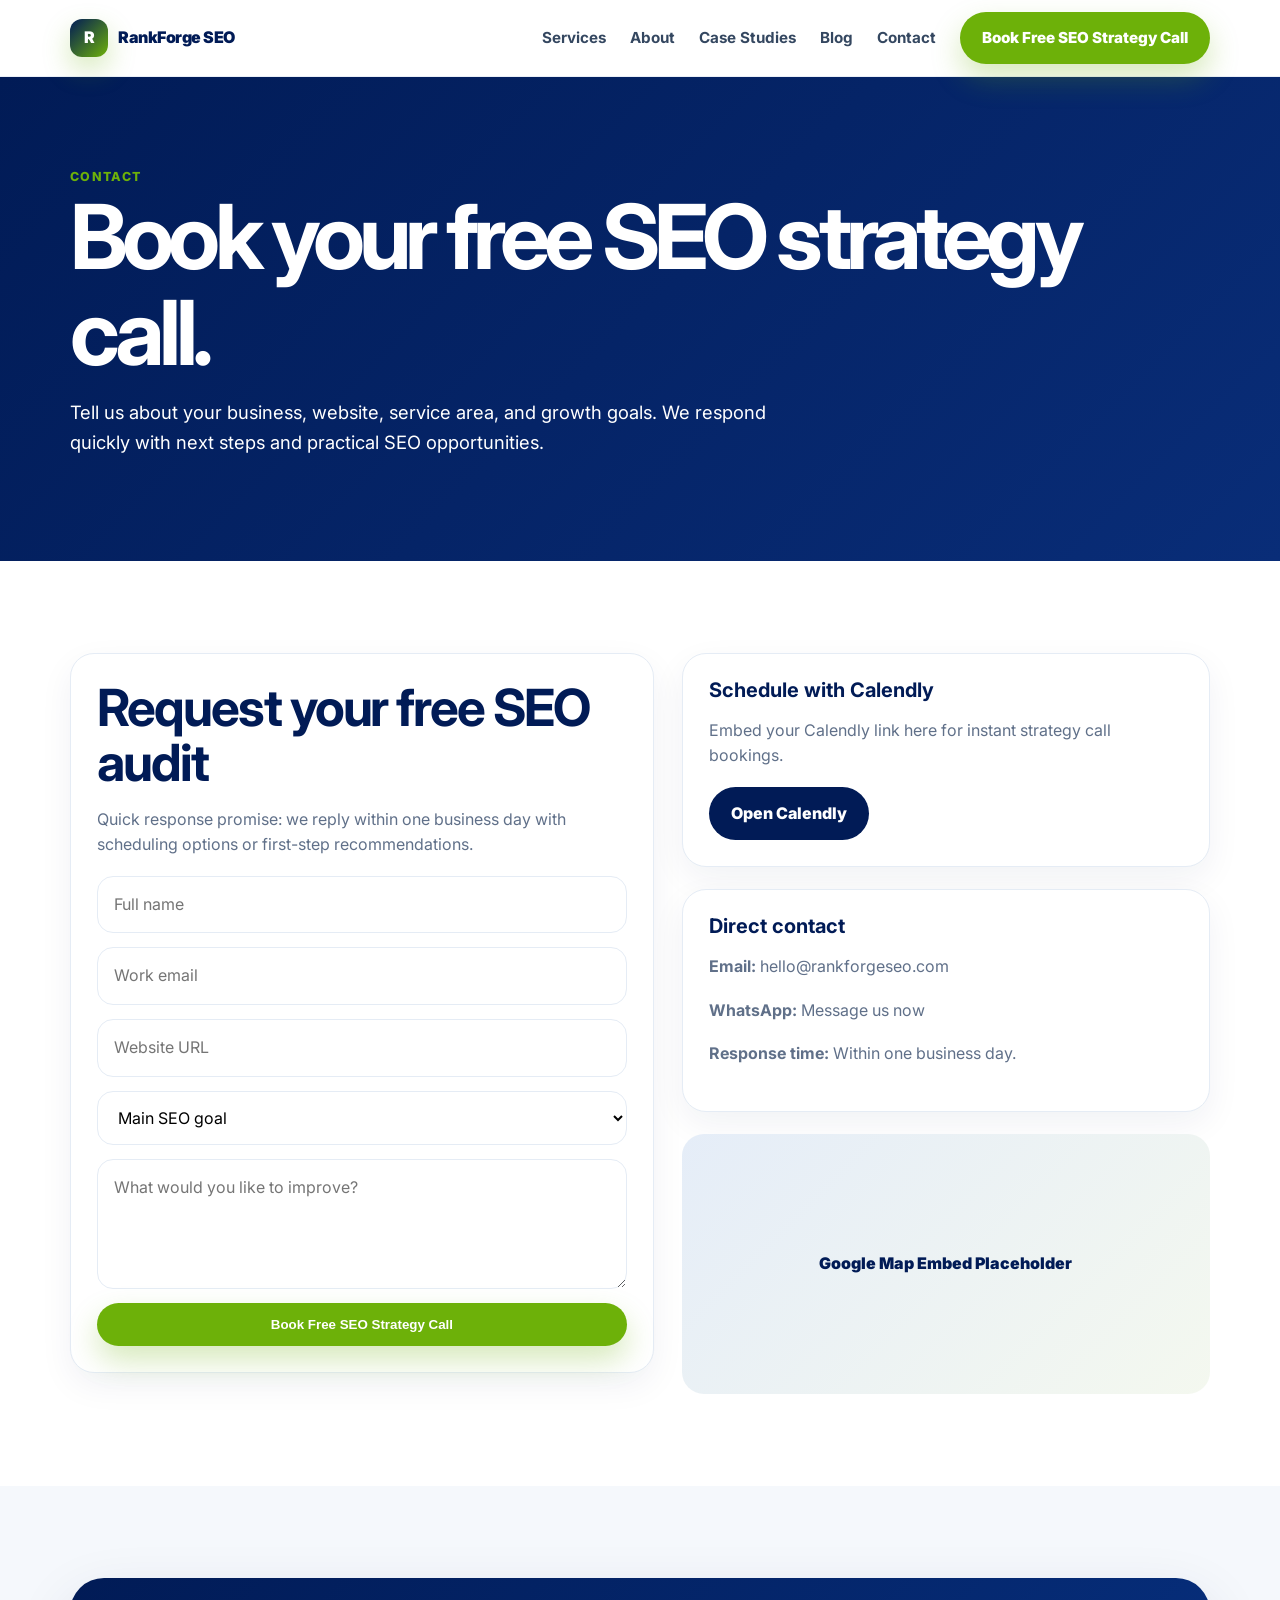
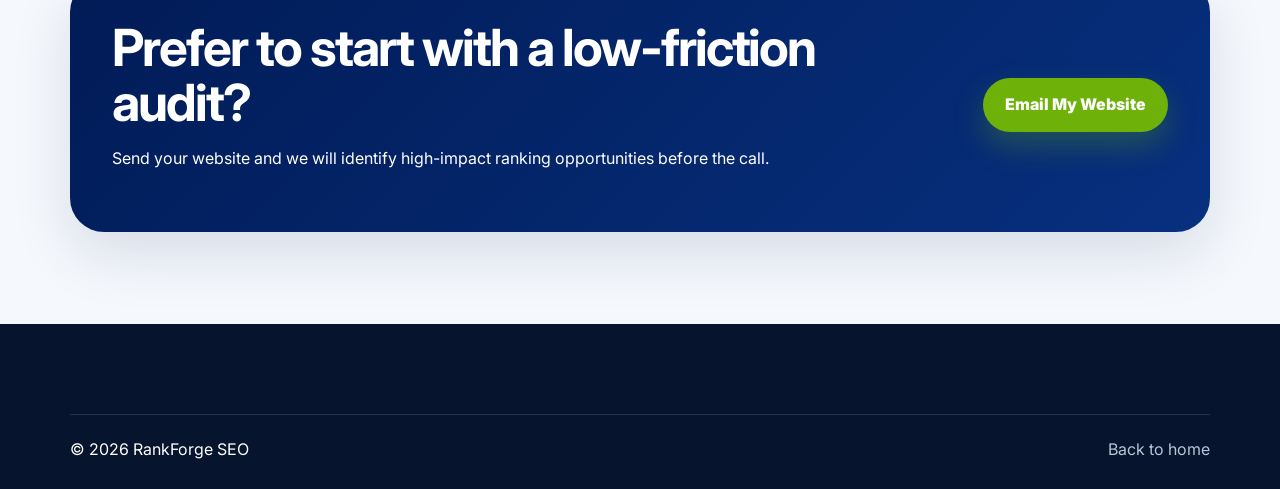
<file: contact.html>
<!doctype html><html lang="en"><head><meta charset="utf-8"><meta name="viewport" content="width=device-width, initial-scale=1"><title>Contact RankForge SEO | Book a Free SEO Strategy Call</title><meta name="description" content="Contact RankForge SEO to book a free SEO strategy call, request an SEO audit, email the team, connect on WhatsApp, or schedule through Calendly."><link rel="preconnect" href="https://fonts.googleapis.com"><link rel="preconnect" href="https://fonts.gstatic.com" crossorigin><link href="https://fonts.googleapis.com/css2?family=Inter:wght@400;600;700;800;900&display=swap" rel="stylesheet"><link rel="stylesheet" href="styles.css"></head><body><header class="nav"><div class="container nav-row"><a class="logo" href="index.html"><span class="logo-mark">R</span> RankForge SEO</a><button class="nav-toggle">Menu</button><nav class="nav-links"><a href="services.html">Services</a><a href="about.html">About</a><a href="case-studies.html">Case Studies</a><a href="blog.html">Blog</a><a href="contact.html">Contact</a><a class="btn btn-primary" href="contact.html">Book Free SEO Strategy Call</a></nav></div></header>
<main><section class="page-hero"><div class="container"><span class="eyebrow">Contact</span><h1>Book your free SEO strategy call.</h1><p>Tell us about your business, website, service area, and growth goals. We respond quickly with next steps and practical SEO opportunities.</p></div></section>
<section class="section"><div class="container contact-grid"><div class="card reveal"><h2>Request your free SEO audit</h2><p>Quick response promise: we reply within one business day with scheduling options or first-step recommendations.</p><form class="form"><input type="text" placeholder="Full name" aria-label="Full name" required><input type="email" placeholder="Work email" aria-label="Work email" required><input type="url" placeholder="Website URL" aria-label="Website URL"><select aria-label="Main SEO goal"><option>Main SEO goal</option><option>Local SEO</option><option>Technical SEO</option><option>E-commerce SEO</option><option>White-label SEO</option></select><textarea placeholder="What would you like to improve?" aria-label="Project details"></textarea><button class="btn btn-primary" type="submit">Book Free SEO Strategy Call</button></form></div><aside class="grid"><div class="card reveal"><h3>Schedule with Calendly</h3><p>Embed your Calendly link here for instant strategy call bookings.</p><a class="btn btn-secondary" href="https://calendly.com/" target="_blank" rel="noopener">Open Calendly</a></div><div class="card reveal"><h3>Direct contact</h3><p><strong>Email:</strong> <a href="mailto:hello@rankforgeseo.com">hello@rankforgeseo.com</a></p><p><strong>WhatsApp:</strong> <a href="https://wa.me/15550199">Message us now</a></p><p><strong>Response time:</strong> Within one business day.</p></div><div class="map reveal">Google Map Embed Placeholder</div></aside></div></section><section class="section soft"><div class="container"><div class="cta-band"><div><h2>Prefer to start with a low-friction audit?</h2><p>Send your website and we will identify high-impact ranking opportunities before the call.</p></div><a class="btn btn-primary" href="mailto:hello@rankforgeseo.com?subject=Free%20SEO%20Audit%20Request">Email My Website</a></div></div></section></main><footer class="footer"><div class="container footer-bottom"><span>© 2026 RankForge SEO</span><a href="index.html">Back to home</a></div></footer><script src="script.js" defer></script></body></html>
</file>
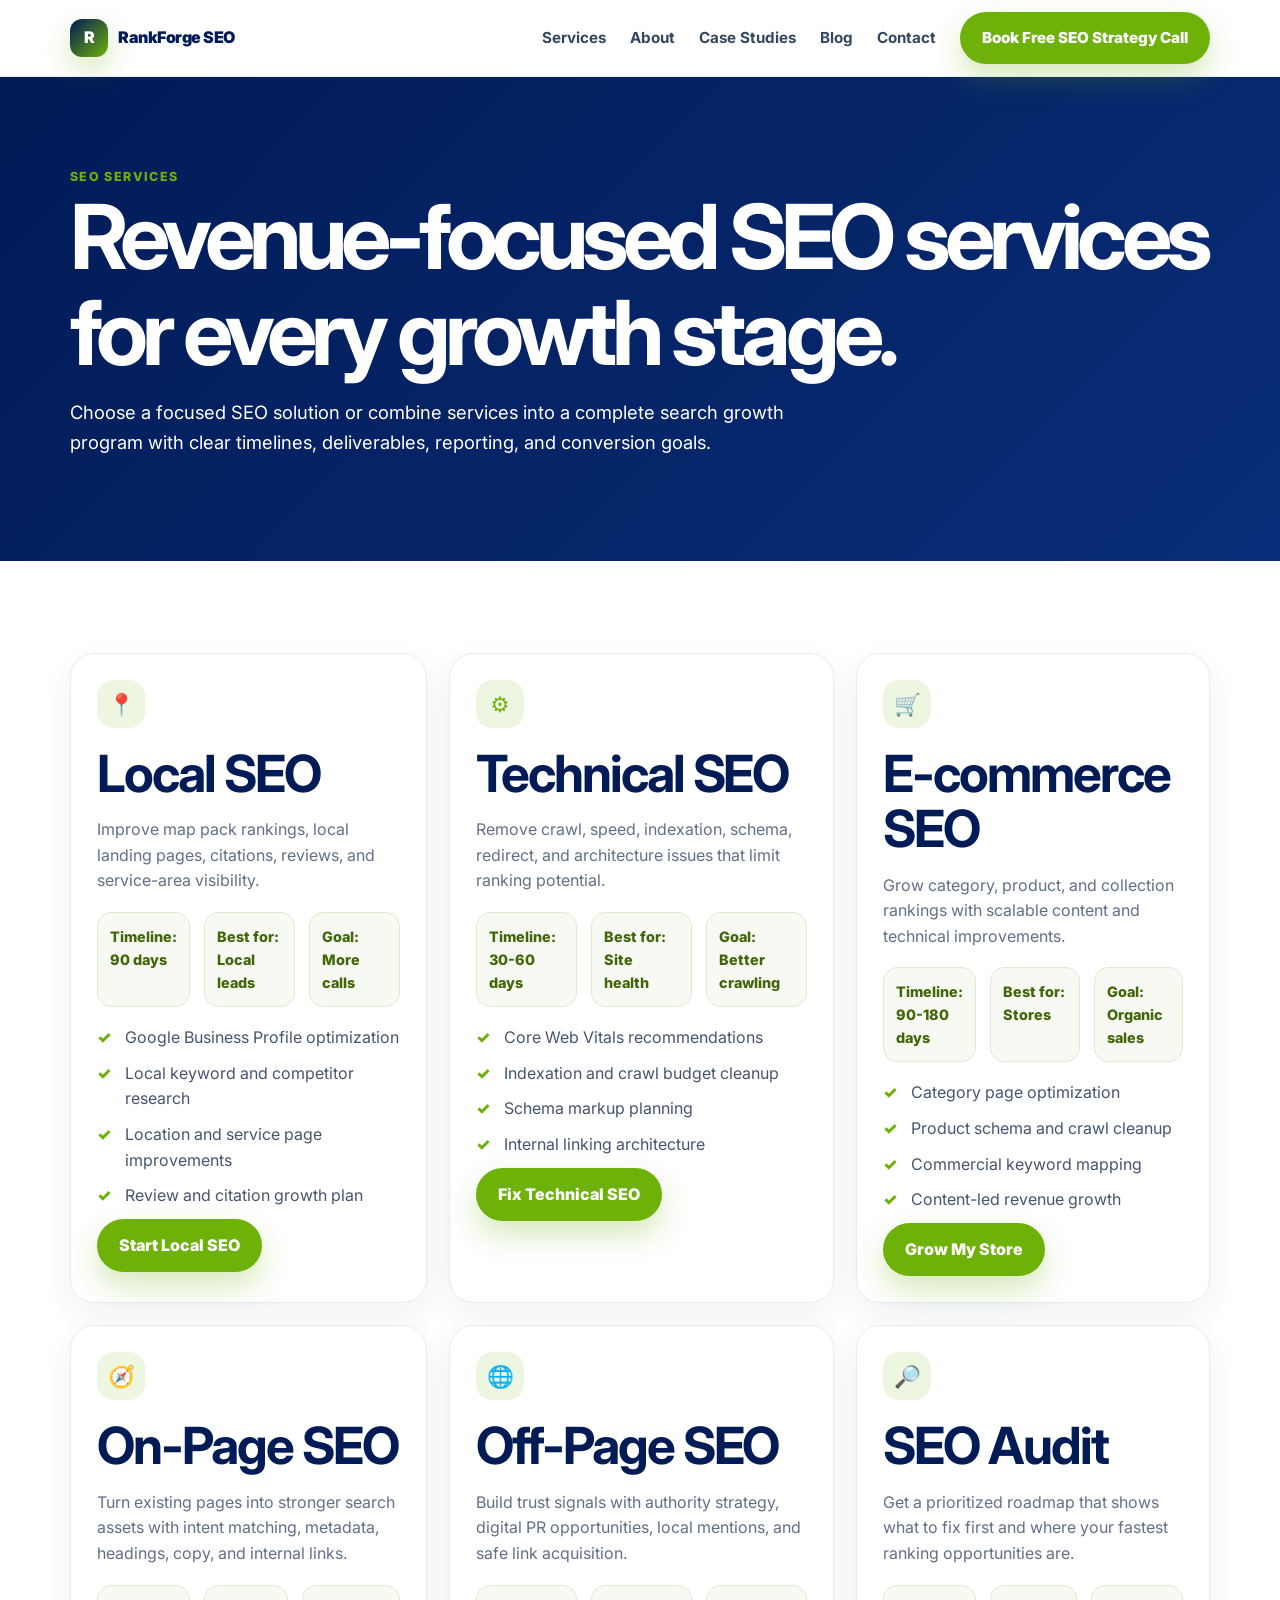
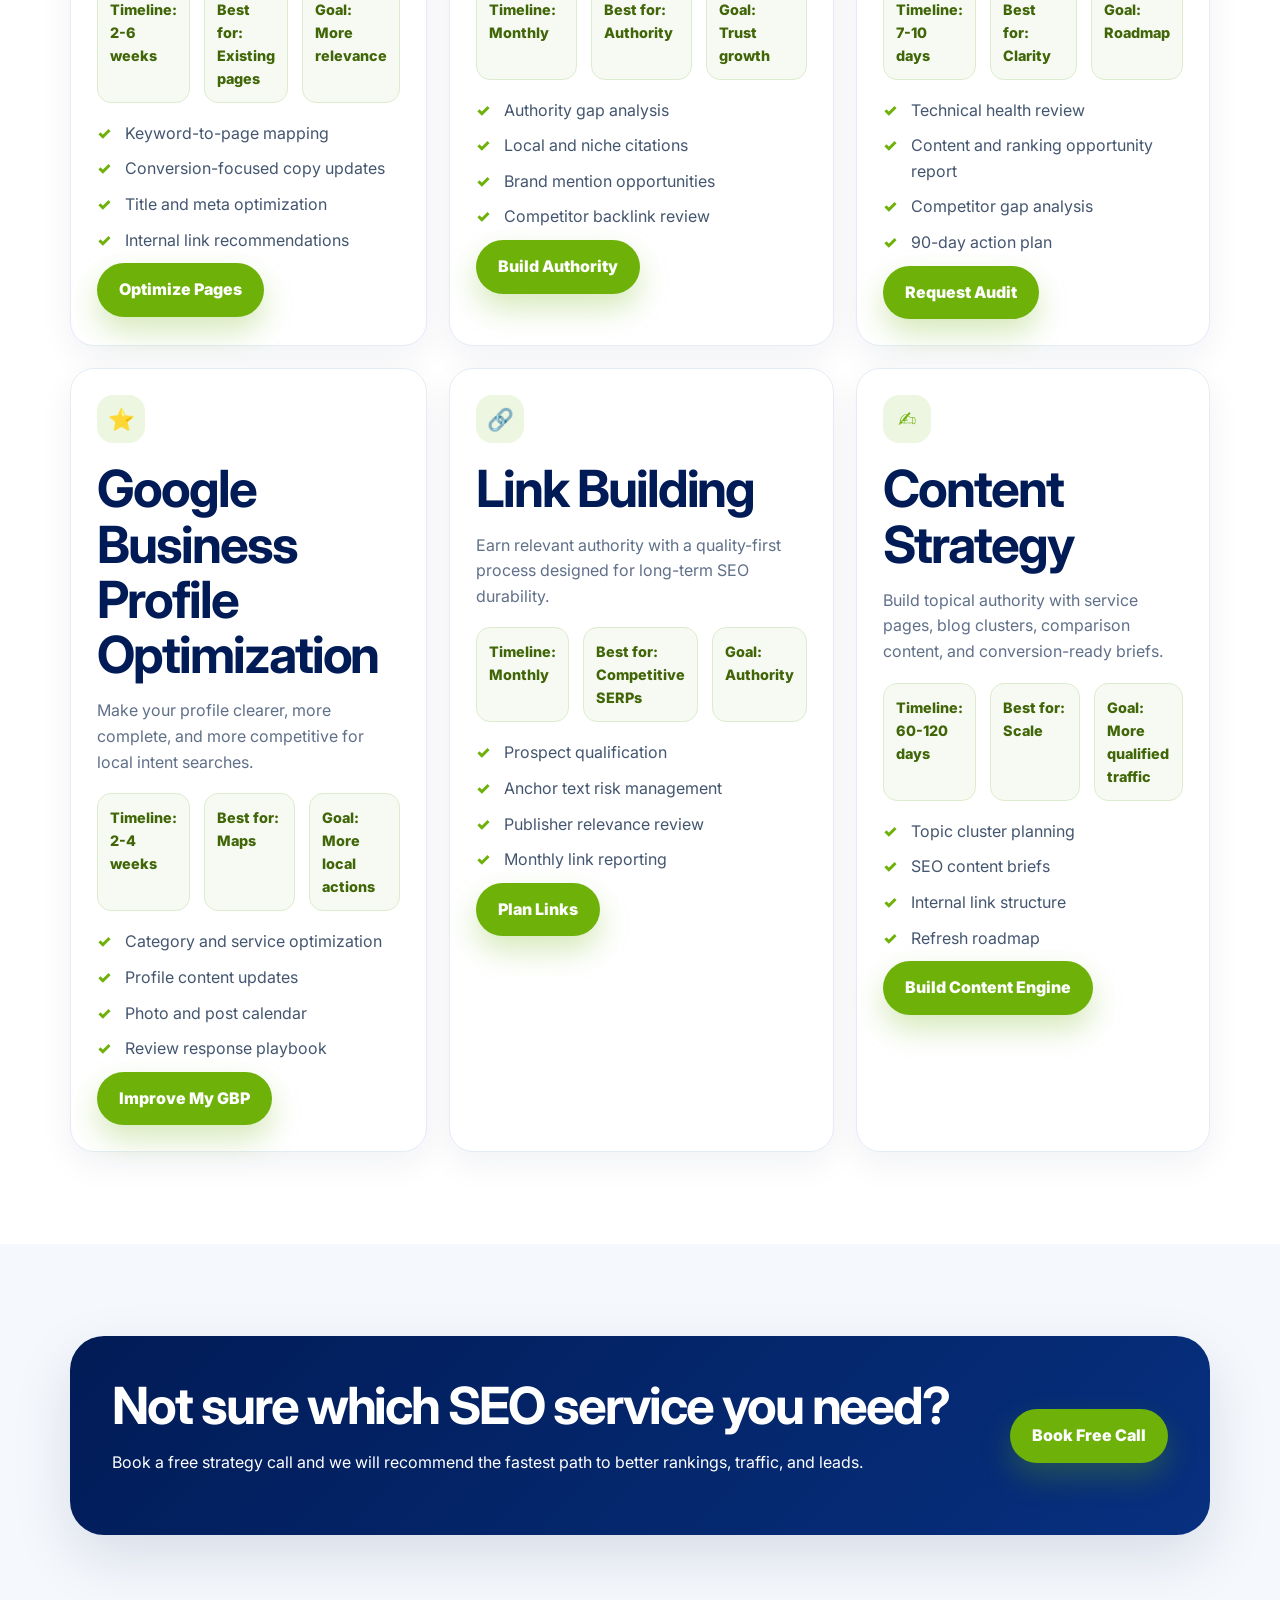
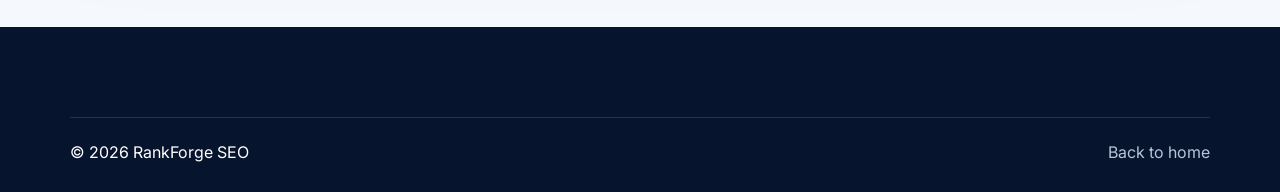
<file: services.html>
<!doctype html><html lang="en"><head><meta charset="utf-8"><meta name="viewport" content="width=device-width, initial-scale=1"><title>SEO Services | Local, Technical, E-commerce & Link Building</title><meta name="description" content="Explore RankForge SEO services for local SEO, technical SEO, e-commerce SEO, SEO audits, GBP optimization, link building, and content strategy."><link rel="preconnect" href="https://fonts.googleapis.com"><link rel="preconnect" href="https://fonts.gstatic.com" crossorigin><link href="https://fonts.googleapis.com/css2?family=Inter:wght@400;600;700;800;900&display=swap" rel="stylesheet"><link rel="stylesheet" href="styles.css"></head><body>
<header class="nav"><div class="container nav-row"><a class="logo" href="index.html"><span class="logo-mark">R</span> RankForge SEO</a><button class="nav-toggle">Menu</button><nav class="nav-links"><a href="services.html">Services</a><a href="about.html">About</a><a href="case-studies.html">Case Studies</a><a href="blog.html">Blog</a><a href="contact.html">Contact</a><a class="btn btn-primary" href="contact.html">Book Free SEO Strategy Call</a></nav></div></header>
<main><section class="page-hero"><div class="container"><span class="eyebrow">SEO services</span><h1>Revenue-focused SEO services for every growth stage.</h1><p>Choose a focused SEO solution or combine services into a complete search growth program with clear timelines, deliverables, reporting, and conversion goals.</p></div></section>
<section class="section"><div class="container grid grid-3">
<article class="card reveal" id="local-seo"><div class="icon">📍</div><h2>Local SEO</h2><p>Improve map pack rankings, local landing pages, citations, reviews, and service-area visibility.</p><div class="service-meta"><span class="meta-pill">Timeline: 90 days</span><span class="meta-pill">Best for: Local leads</span><span class="meta-pill">Goal: More calls</span></div><ul class="check-list"><li>Google Business Profile optimization</li><li>Local keyword and competitor research</li><li>Location and service page improvements</li><li>Review and citation growth plan</li></ul><a class="btn btn-primary" href="contact.html">Start Local SEO</a></article>
<article class="card reveal" id="technical-seo"><div class="icon">⚙</div><h2>Technical SEO</h2><p>Remove crawl, speed, indexation, schema, redirect, and architecture issues that limit ranking potential.</p><div class="service-meta"><span class="meta-pill">Timeline: 30-60 days</span><span class="meta-pill">Best for: Site health</span><span class="meta-pill">Goal: Better crawling</span></div><ul class="check-list"><li>Core Web Vitals recommendations</li><li>Indexation and crawl budget cleanup</li><li>Schema markup planning</li><li>Internal linking architecture</li></ul><a class="btn btn-primary" href="contact.html">Fix Technical SEO</a></article>
<article class="card reveal" id="ecommerce-seo"><div class="icon">🛒</div><h2>E-commerce SEO</h2><p>Grow category, product, and collection rankings with scalable content and technical improvements.</p><div class="service-meta"><span class="meta-pill">Timeline: 90-180 days</span><span class="meta-pill">Best for: Stores</span><span class="meta-pill">Goal: Organic sales</span></div><ul class="check-list"><li>Category page optimization</li><li>Product schema and crawl cleanup</li><li>Commercial keyword mapping</li><li>Content-led revenue growth</li></ul><a class="btn btn-primary" href="contact.html">Grow My Store</a></article>
<article class="card reveal" id="on-page-seo"><div class="icon">🧭</div><h2>On-Page SEO</h2><p>Turn existing pages into stronger search assets with intent matching, metadata, headings, copy, and internal links.</p><div class="service-meta"><span class="meta-pill">Timeline: 2-6 weeks</span><span class="meta-pill">Best for: Existing pages</span><span class="meta-pill">Goal: More relevance</span></div><ul class="check-list"><li>Keyword-to-page mapping</li><li>Conversion-focused copy updates</li><li>Title and meta optimization</li><li>Internal link recommendations</li></ul><a class="btn btn-primary" href="contact.html">Optimize Pages</a></article>
<article class="card reveal" id="off-page-seo"><div class="icon">🌐</div><h2>Off-Page SEO</h2><p>Build trust signals with authority strategy, digital PR opportunities, local mentions, and safe link acquisition.</p><div class="service-meta"><span class="meta-pill">Timeline: Monthly</span><span class="meta-pill">Best for: Authority</span><span class="meta-pill">Goal: Trust growth</span></div><ul class="check-list"><li>Authority gap analysis</li><li>Local and niche citations</li><li>Brand mention opportunities</li><li>Competitor backlink review</li></ul><a class="btn btn-primary" href="contact.html">Build Authority</a></article>
<article class="card reveal" id="seo-audit"><div class="icon">🔎</div><h2>SEO Audit</h2><p>Get a prioritized roadmap that shows what to fix first and where your fastest ranking opportunities are.</p><div class="service-meta"><span class="meta-pill">Timeline: 7-10 days</span><span class="meta-pill">Best for: Clarity</span><span class="meta-pill">Goal: Roadmap</span></div><ul class="check-list"><li>Technical health review</li><li>Content and ranking opportunity report</li><li>Competitor gap analysis</li><li>90-day action plan</li></ul><a class="btn btn-primary" href="contact.html">Request Audit</a></article>
<article class="card reveal" id="gbp"><div class="icon">⭐</div><h2>Google Business Profile Optimization</h2><p>Make your profile clearer, more complete, and more competitive for local intent searches.</p><div class="service-meta"><span class="meta-pill">Timeline: 2-4 weeks</span><span class="meta-pill">Best for: Maps</span><span class="meta-pill">Goal: More local actions</span></div><ul class="check-list"><li>Category and service optimization</li><li>Profile content updates</li><li>Photo and post calendar</li><li>Review response playbook</li></ul><a class="btn btn-primary" href="contact.html">Improve My GBP</a></article>
<article class="card reveal" id="link-building"><div class="icon">🔗</div><h2>Link Building</h2><p>Earn relevant authority with a quality-first process designed for long-term SEO durability.</p><div class="service-meta"><span class="meta-pill">Timeline: Monthly</span><span class="meta-pill">Best for: Competitive SERPs</span><span class="meta-pill">Goal: Authority</span></div><ul class="check-list"><li>Prospect qualification</li><li>Anchor text risk management</li><li>Publisher relevance review</li><li>Monthly link reporting</li></ul><a class="btn btn-primary" href="contact.html">Plan Links</a></article>
<article class="card reveal" id="content-strategy"><div class="icon">✍</div><h2>Content Strategy</h2><p>Build topical authority with service pages, blog clusters, comparison content, and conversion-ready briefs.</p><div class="service-meta"><span class="meta-pill">Timeline: 60-120 days</span><span class="meta-pill">Best for: Scale</span><span class="meta-pill">Goal: More qualified traffic</span></div><ul class="check-list"><li>Topic cluster planning</li><li>SEO content briefs</li><li>Internal link structure</li><li>Refresh roadmap</li></ul><a class="btn btn-primary" href="contact.html">Build Content Engine</a></article>
</div></section><section class="section soft"><div class="container"><div class="cta-band"><div><h2>Not sure which SEO service you need?</h2><p>Book a free strategy call and we will recommend the fastest path to better rankings, traffic, and leads.</p></div><a class="btn btn-primary" href="contact.html">Book Free Call</a></div></div></section></main>
<footer class="footer"><div class="container footer-bottom"><span>© 2026 RankForge SEO</span><a href="index.html">Back to home</a></div></footer><script src="script.js" defer></script></body></html>
</file>
<file: styles.css>
:root {
  --blue: #011b56;
  --blue-2: #082d7a;
  --green: #6db109;
  --green-2: #8acb28;
  --ink: #102033;
  --muted: #607089;
  --soft: #f5f8fc;
  --line: #e5ecf5;
  --white: #ffffff;
  --shadow: 0 22px 60px rgba(1, 27, 86, 0.12);
  --radius: 24px;
}

* { box-sizing: border-box; }
html { scroll-behavior: smooth; }
body {
  margin: 0;
  font-family: Inter, ui-sans-serif, system-ui, -apple-system, BlinkMacSystemFont, "Segoe UI", sans-serif;
  color: var(--ink);
  background: var(--white);
  line-height: 1.6;
}
a { color: inherit; text-decoration: none; }
img { max-width: 100%; display: block; }
.container { width: min(1140px, calc(100% - 36px)); margin: 0 auto; }
.eyebrow { color: var(--green); font-weight: 800; letter-spacing: .11em; text-transform: uppercase; font-size: .78rem; }
.section { padding: 92px 0; }
.section.soft { background: var(--soft); }
.section-head { max-width: 720px; margin-bottom: 38px; }
.section-head.center { margin-inline: auto; text-align: center; }
h1, h2, h3 { color: var(--blue); line-height: 1.08; margin: 0 0 16px; }
h1 { font-size: clamp(2.7rem, 7vw, 5.8rem); letter-spacing: -.065em; }
h2 { font-size: clamp(2rem, 4vw, 3.4rem); letter-spacing: -.04em; }
h3 { font-size: 1.25rem; }
p { margin: 0 0 18px; color: var(--muted); }

.nav {
  position: sticky; top: 0; z-index: 50;
  background: rgba(255,255,255,.88);
  backdrop-filter: blur(18px);
  border-bottom: 1px solid rgba(229,236,245,.8);
}
.nav-row { height: 76px; display: flex; align-items: center; justify-content: space-between; gap: 24px; }
.logo { display: inline-flex; align-items: center; gap: 10px; font-weight: 900; color: var(--blue); letter-spacing: -.03em; }
.logo-mark { width: 38px; height: 38px; border-radius: 12px; display: grid; place-items: center; color: white; background: linear-gradient(135deg, var(--blue), var(--green)); box-shadow: 0 12px 28px rgba(109,177,9,.28); }
.nav-links { display: flex; align-items: center; gap: 24px; font-weight: 700; font-size: .95rem; color: #344760; }
.nav-links a:hover { color: var(--green); }
.nav-toggle { display: none; border: 0; background: var(--blue); color: white; border-radius: 12px; padding: 10px 12px; font-weight: 800; }

.btn { display: inline-flex; align-items: center; justify-content: center; gap: 10px; border: 0; border-radius: 999px; padding: 14px 22px; font-weight: 850; cursor: pointer; transition: .22s ease; }
.btn-primary { background: var(--green); color: white; box-shadow: 0 14px 30px rgba(109,177,9,.28); }
.btn-primary:hover { transform: translateY(-2px); background: #5f9e08; }
.btn-secondary { background: var(--blue); color: white; }
.btn-ghost { background: white; color: var(--blue); border: 1px solid var(--line); }
.btn-ghost:hover, .btn-secondary:hover { transform: translateY(-2px); }

.hero { position: relative; overflow: hidden; padding: 82px 0 54px; background: radial-gradient(circle at 84% 8%, rgba(109,177,9,.18), transparent 30%), linear-gradient(180deg, #fff 0%, #f6f9ff 100%); }
.hero-grid { display: grid; grid-template-columns: 1.05fr .95fr; gap: 52px; align-items: center; }
.hero-copy p { font-size: 1.16rem; max-width: 650px; }
.hero-actions { display: flex; flex-wrap: wrap; gap: 14px; margin: 28px 0; }
.badges { display: flex; flex-wrap: wrap; gap: 12px; }
.badge { padding: 9px 13px; border: 1px solid var(--line); background: white; border-radius: 999px; color: #3d5068; font-weight: 750; font-size: .88rem; }
.hero-panel { background: white; border: 1px solid var(--line); border-radius: 34px; box-shadow: var(--shadow); padding: 24px; }
.analytics-card { background: linear-gradient(135deg, var(--blue), #06286e); color: white; border-radius: 26px; padding: 24px; position: relative; overflow: hidden; }
.analytics-card h3, .analytics-card p { color: white; }
.chart { display: flex; align-items: end; gap: 10px; height: 190px; margin: 20px 0; }
.bar { flex: 1; min-width: 24px; border-radius: 12px 12px 4px 4px; background: linear-gradient(180deg, var(--green-2), var(--green)); transform: scaleY(.2); transform-origin: bottom; animation: grow 1s ease forwards; }
.bar:nth-child(2){ animation-delay:.1s; } .bar:nth-child(3){ animation-delay:.2s; } .bar:nth-child(4){ animation-delay:.3s; } .bar:nth-child(5){ animation-delay:.4s; } .bar:nth-child(6){ animation-delay:.5s; }
@keyframes grow { to { transform: scaleY(1); } }
.metric-row { display: grid; grid-template-columns: repeat(3, 1fr); gap: 12px; margin-top: 14px; }
.metric { background: rgba(255,255,255,.1); border: 1px solid rgba(255,255,255,.18); border-radius: 18px; padding: 14px; }
.metric strong { display: block; font-size: 1.5rem; }

.logo-strip { padding: 30px 0; border-block: 1px solid var(--line); background: white; }
.logo-row { display: grid; grid-template-columns: repeat(5, 1fr); gap: 18px; align-items: center; color: #8190a4; font-weight: 900; text-align: center; }
.logo-box { border: 1px solid var(--line); border-radius: 16px; padding: 18px; background: #fbfdff; }

.grid { display: grid; gap: 22px; }
.grid-3 { grid-template-columns: repeat(3, 1fr); }
.grid-2 { grid-template-columns: repeat(2, 1fr); }
.card { background: white; border: 1px solid var(--line); border-radius: var(--radius); padding: 26px; box-shadow: 0 12px 34px rgba(1,27,86,.06); transition: .24s ease; }
.card:hover { transform: translateY(-5px); box-shadow: var(--shadow); }
.icon { width: 48px; height: 48px; border-radius: 16px; display: grid; place-items: center; background: rgba(109,177,9,.12); color: var(--green); font-size: 1.35rem; margin-bottom: 18px; }
.check-list { padding: 0; margin: 18px 0 0; list-style: none; color: #44566f; }
.check-list li { margin: 10px 0; padding-left: 28px; position: relative; }
.check-list li::before { content: "✓"; position: absolute; left: 0; color: var(--green); font-weight: 900; }

.cta-band { background: linear-gradient(135deg, var(--blue), #07307f); border-radius: 34px; padding: 42px; color: white; display: grid; grid-template-columns: 1fr auto; gap: 24px; align-items: center; box-shadow: var(--shadow); }
.cta-band h2, .cta-band p { color: white; }

.timeline { counter-reset: step; display: grid; gap: 18px; }
.step { display: grid; grid-template-columns: 72px 1fr; gap: 18px; align-items: start; }
.step::before { counter-increment: step; content: "0" counter(step); width: 58px; height: 58px; border-radius: 18px; display: grid; place-items: center; background: var(--blue); color: white; font-weight: 900; box-shadow: 0 14px 30px rgba(1,27,86,.18); }

.before-after { display: grid; grid-template-columns: 1fr 1fr; gap: 22px; }
.rank-card { border-radius: 24px; padding: 24px; background: white; border: 1px solid var(--line); }
.rank-list { display: grid; gap: 12px; }
.rank-item { display: flex; justify-content: space-between; align-items: center; border-radius: 14px; padding: 12px 14px; background: #f7f9fd; color: #40536d; font-weight: 750; }
.rank-after .rank-item strong { color: var(--green); }

.testimonial { position: relative; }
.testimonial blockquote { margin: 0; color: #334862; font-size: 1.05rem; }
.avatar { width: 48px; height: 48px; border-radius: 50%; background: linear-gradient(135deg, var(--blue), var(--green)); color: white; display: grid; place-items: center; font-weight: 900; }
.person { display: flex; gap: 12px; align-items: center; margin-top: 20px; }

.faq details { background: white; border: 1px solid var(--line); border-radius: 18px; padding: 20px 22px; margin-bottom: 14px; }
.faq summary { cursor: pointer; font-weight: 900; color: var(--blue); }
.faq p { margin-top: 14px; }

.page-hero { padding: 86px 0; background: linear-gradient(135deg, var(--blue), #092d78); color: white; }
.page-hero h1, .page-hero p { color: white; }
.page-hero p { max-width: 760px; font-size: 1.15rem; }
.service-meta { display: grid; grid-template-columns: repeat(3, 1fr); gap: 14px; margin: 18px 0; }
.meta-pill { background: #f7faf3; border: 1px solid #ddecce; color: #406608; border-radius: 14px; padding: 12px; font-weight: 800; font-size: .9rem; }
.team { display: grid; grid-template-columns: repeat(4, 1fr); gap: 18px; }
.team-card { text-align: center; }
.headshot { height: 170px; border-radius: 22px; background: radial-gradient(circle at 70% 20%, rgba(109,177,9,.35), transparent 25%), linear-gradient(135deg, #eaf0f8, #cbd8ec); margin-bottom: 16px; }
.case-chart { height: 150px; display: flex; align-items: end; gap: 8px; padding: 16px; background: #f6f9ff; border-radius: 18px; margin-bottom: 18px; }
.blog-layout { display: grid; grid-template-columns: 2fr .85fr; gap: 28px; }
.blog-card .image-ph { height: 210px; border-radius: 20px; background: linear-gradient(135deg, #dfe8f5, #f5faf0); margin-bottom: 20px; }
.category { color: var(--green); font-weight: 900; font-size: .82rem; text-transform: uppercase; }
.search { width: 100%; border: 1px solid var(--line); border-radius: 999px; padding: 14px 18px; font: inherit; }
.form { display: grid; gap: 14px; }
.form input, .form textarea, .form select { width: 100%; border: 1px solid var(--line); border-radius: 16px; padding: 15px 16px; font: inherit; background: white; }
.form textarea { min-height: 130px; }
.contact-grid { display: grid; grid-template-columns: 1.05fr .95fr; gap: 28px; align-items: start; }
.map { height: 260px; border-radius: 22px; background: linear-gradient(135deg, #e5edf8, #f4f8ef); display: grid; place-items: center; color: var(--blue); font-weight: 900; }
.footer { background: #07142d; color: white; padding: 56px 0 26px; }
.footer p, .footer a { color: #b9c4d6; }
.footer-grid { display: grid; grid-template-columns: 1.4fr repeat(3, 1fr); gap: 28px; }
.footer h3 { color: white; }
.footer ul { padding: 0; list-style: none; margin: 0; }
.footer li { margin: 10px 0; }
.footer-bottom { border-top: 1px solid rgba(255,255,255,.12); padding-top: 22px; margin-top: 34px; display: flex; justify-content: space-between; gap: 18px; flex-wrap: wrap; }

.exit-popup { position: fixed; inset: 0; background: rgba(1,27,86,.62); display: none; align-items: center; justify-content: center; padding: 18px; z-index: 80; }
.exit-popup.show { display: flex; }
.popup-card { max-width: 520px; background: white; border-radius: 28px; padding: 30px; box-shadow: var(--shadow); position: relative; }
.close-popup { position: absolute; top: 14px; right: 14px; border: 0; border-radius: 50%; width: 36px; height: 36px; background: var(--soft); cursor: pointer; }
.reveal { opacity: 0; transform: translateY(24px); transition: .7s ease; }
.reveal.visible { opacity: 1; transform: translateY(0); }

@media (max-width: 900px) {
  .nav-toggle { display: inline-flex; }
  .nav-links { position: absolute; top: 76px; left: 18px; right: 18px; display: none; flex-direction: column; background: white; border: 1px solid var(--line); border-radius: 22px; padding: 22px; box-shadow: var(--shadow); }
  .nav-links.open { display: flex; }
  .hero-grid, .grid-3, .grid-2, .before-after, .blog-layout, .contact-grid, .footer-grid, .cta-band { grid-template-columns: 1fr; }
  .team { grid-template-columns: repeat(2, 1fr); }
  .logo-row { grid-template-columns: repeat(2, 1fr); }
  .section { padding: 68px 0; }
  .cta-band { padding: 28px; }
}
@media (max-width: 560px) {
  .metric-row, .service-meta, .team { grid-template-columns: 1fr; }
  .hero-actions .btn, .cta-band .btn { width: 100%; }
  h1 { font-size: 2.65rem; }
}
</file>
